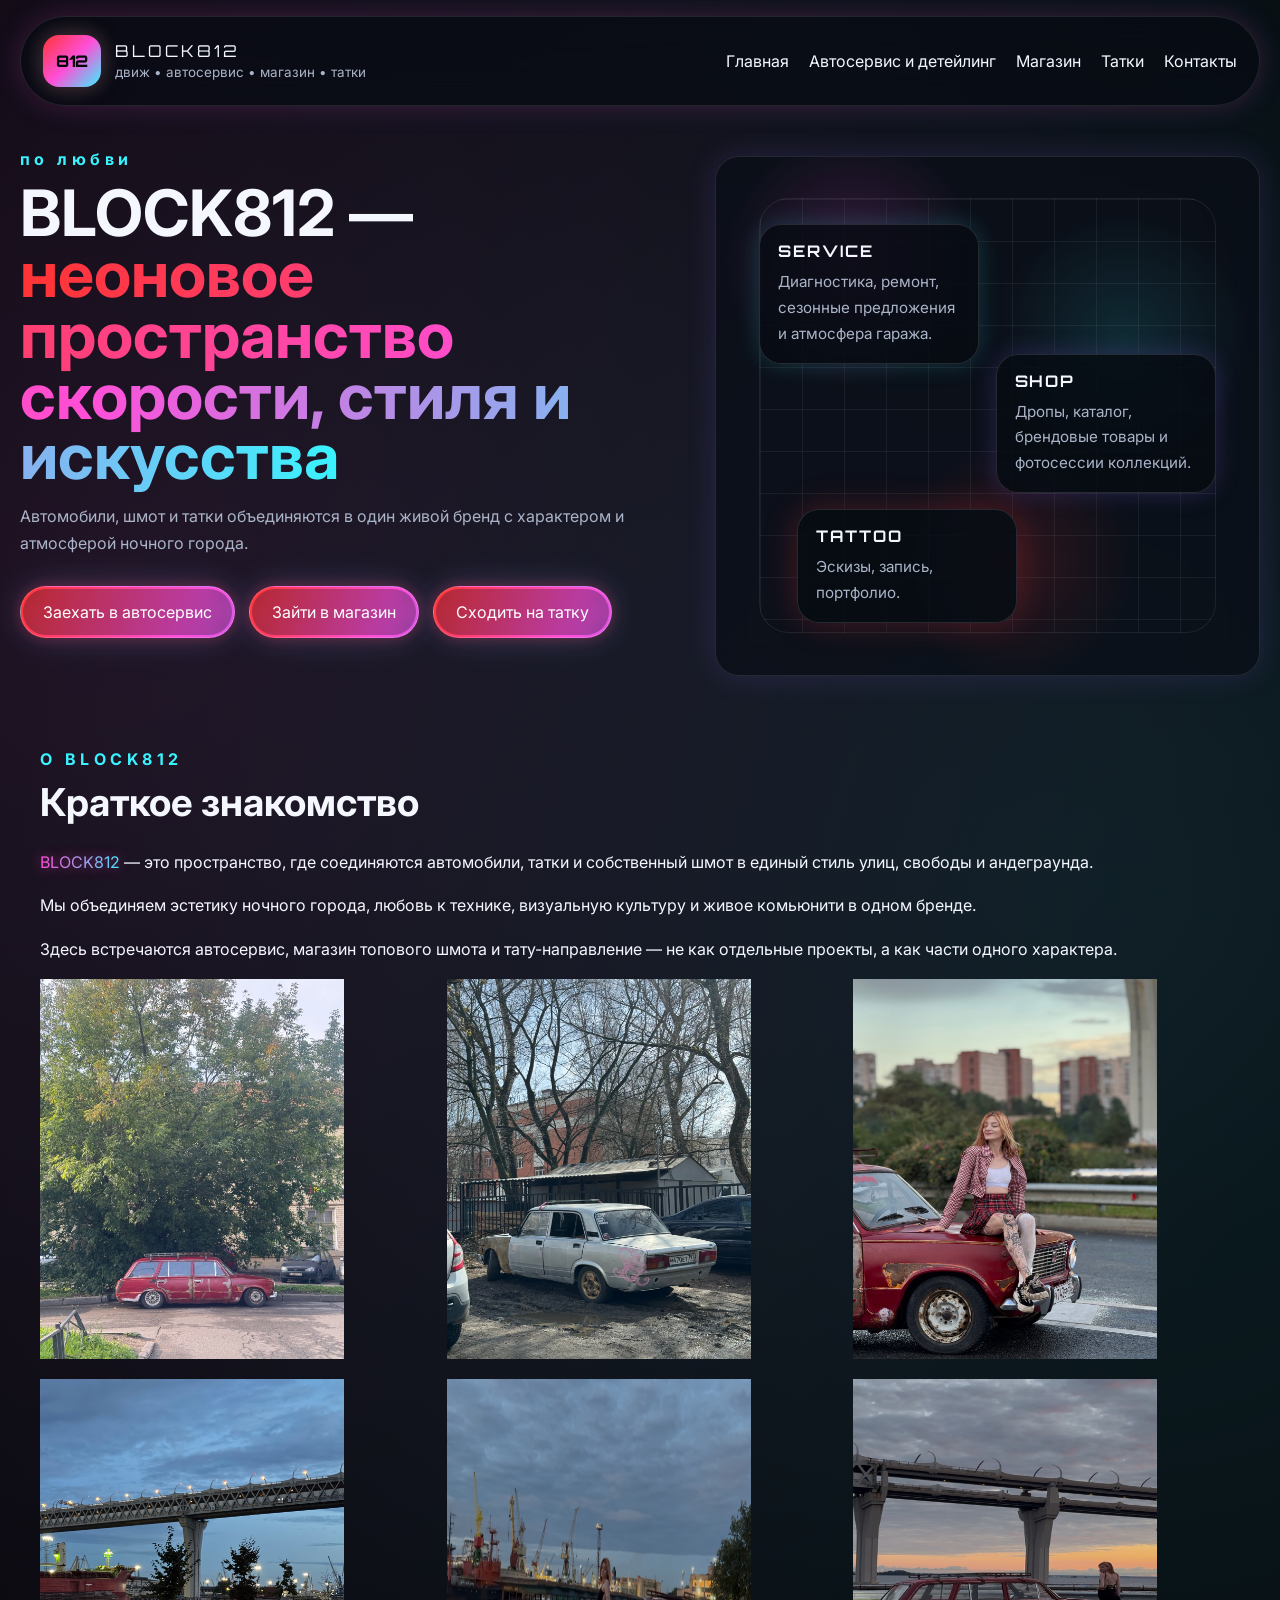
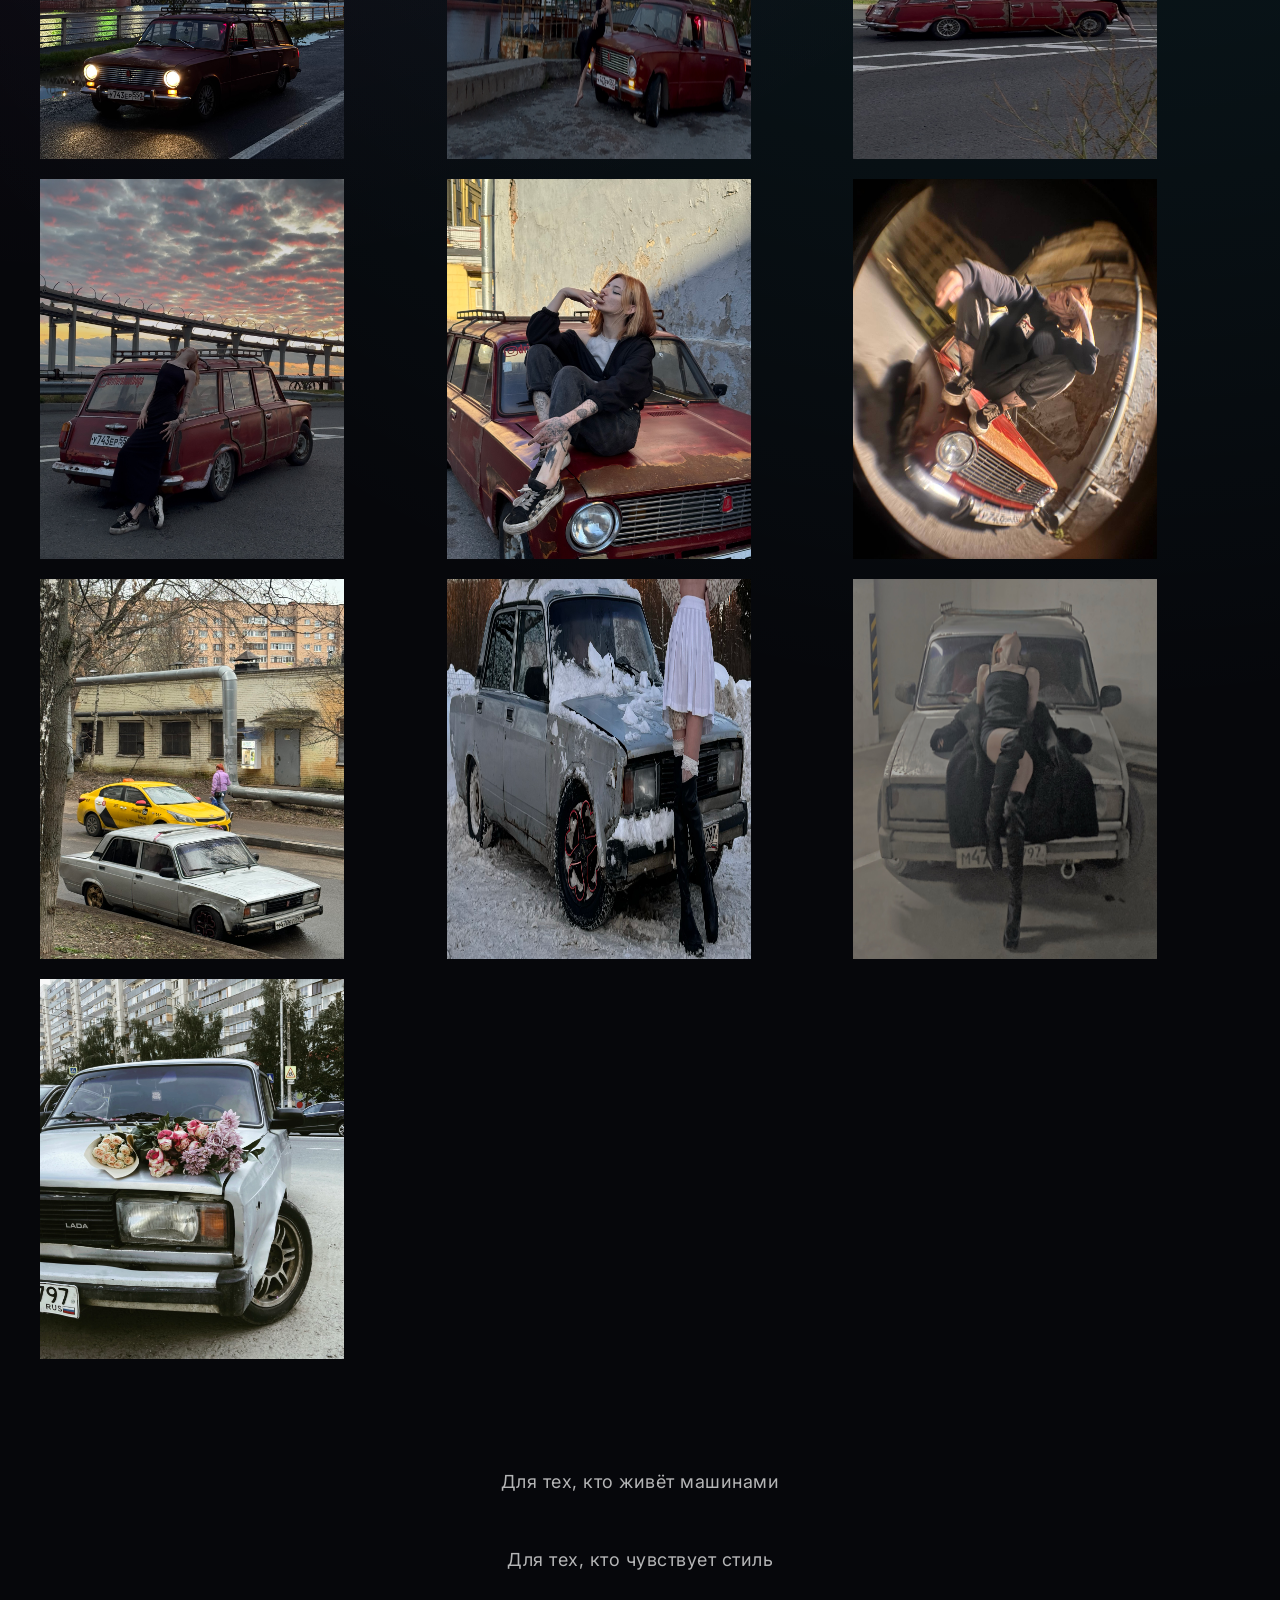
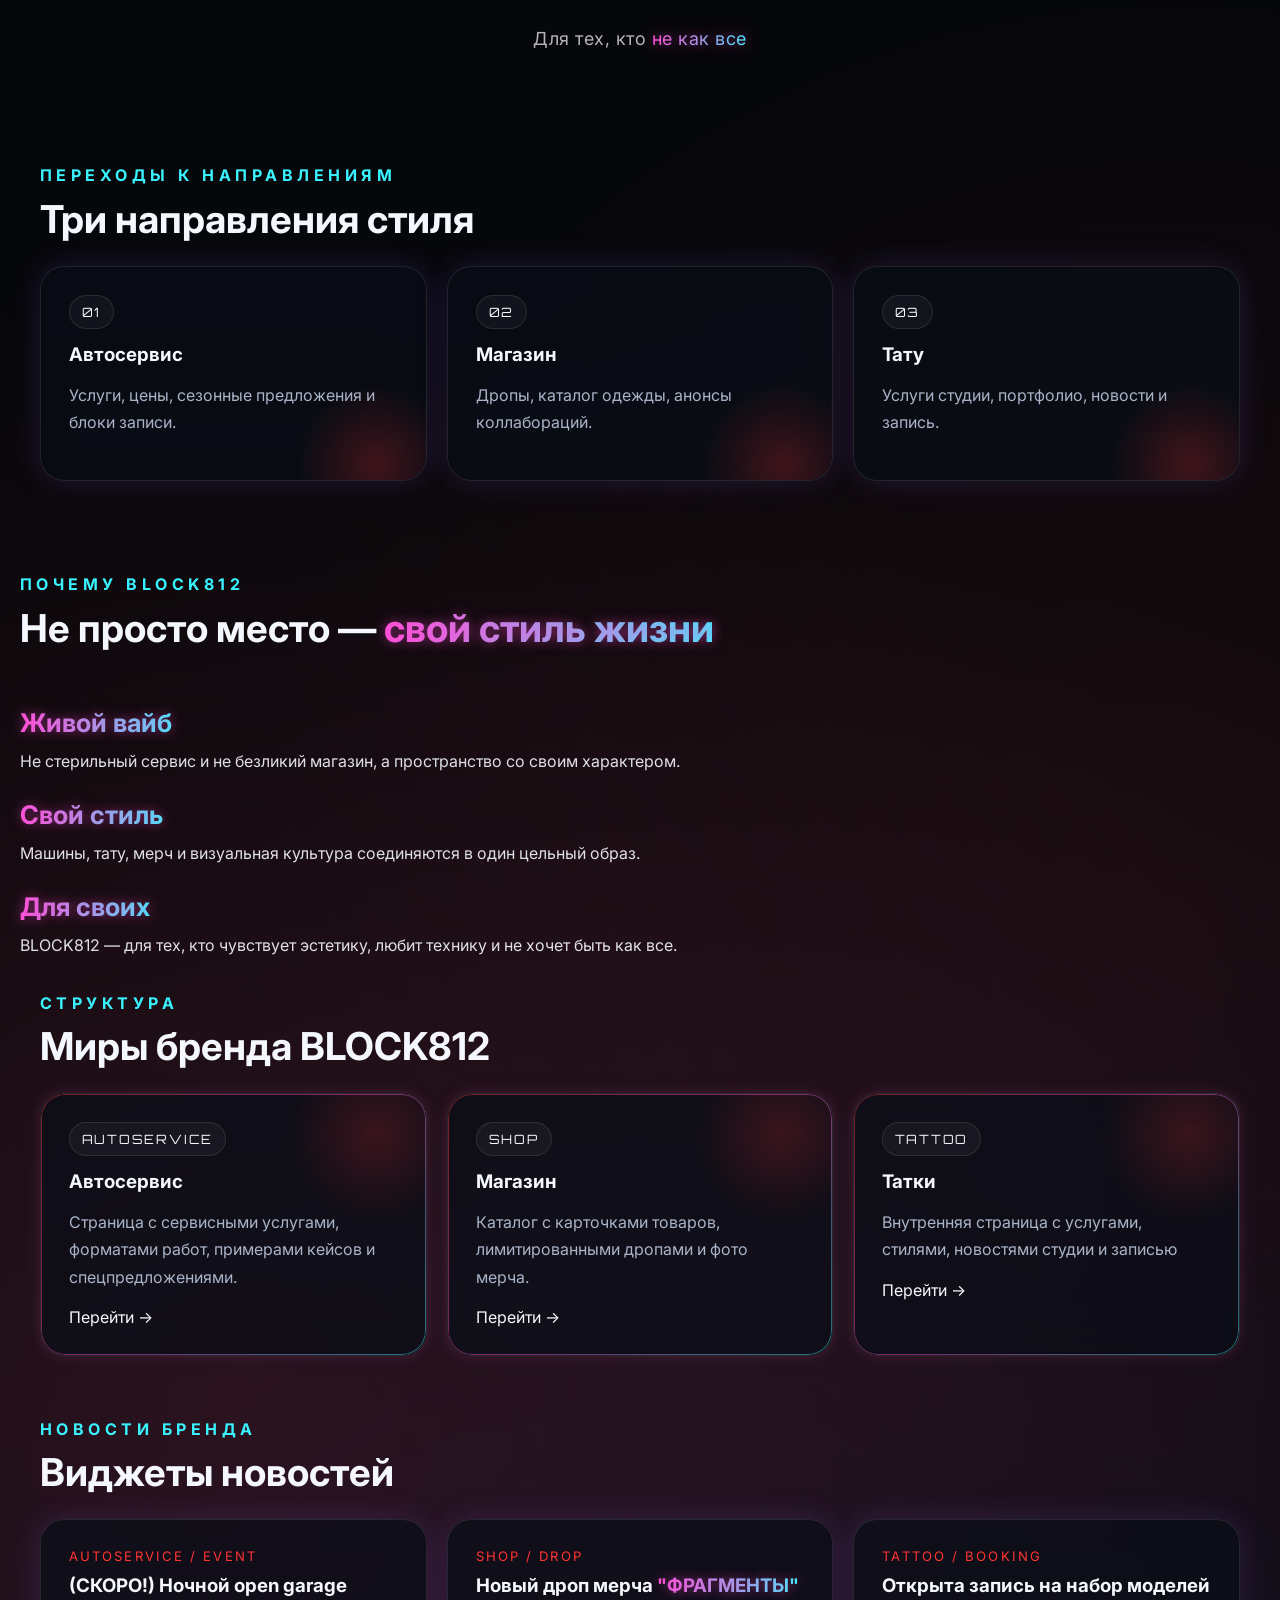
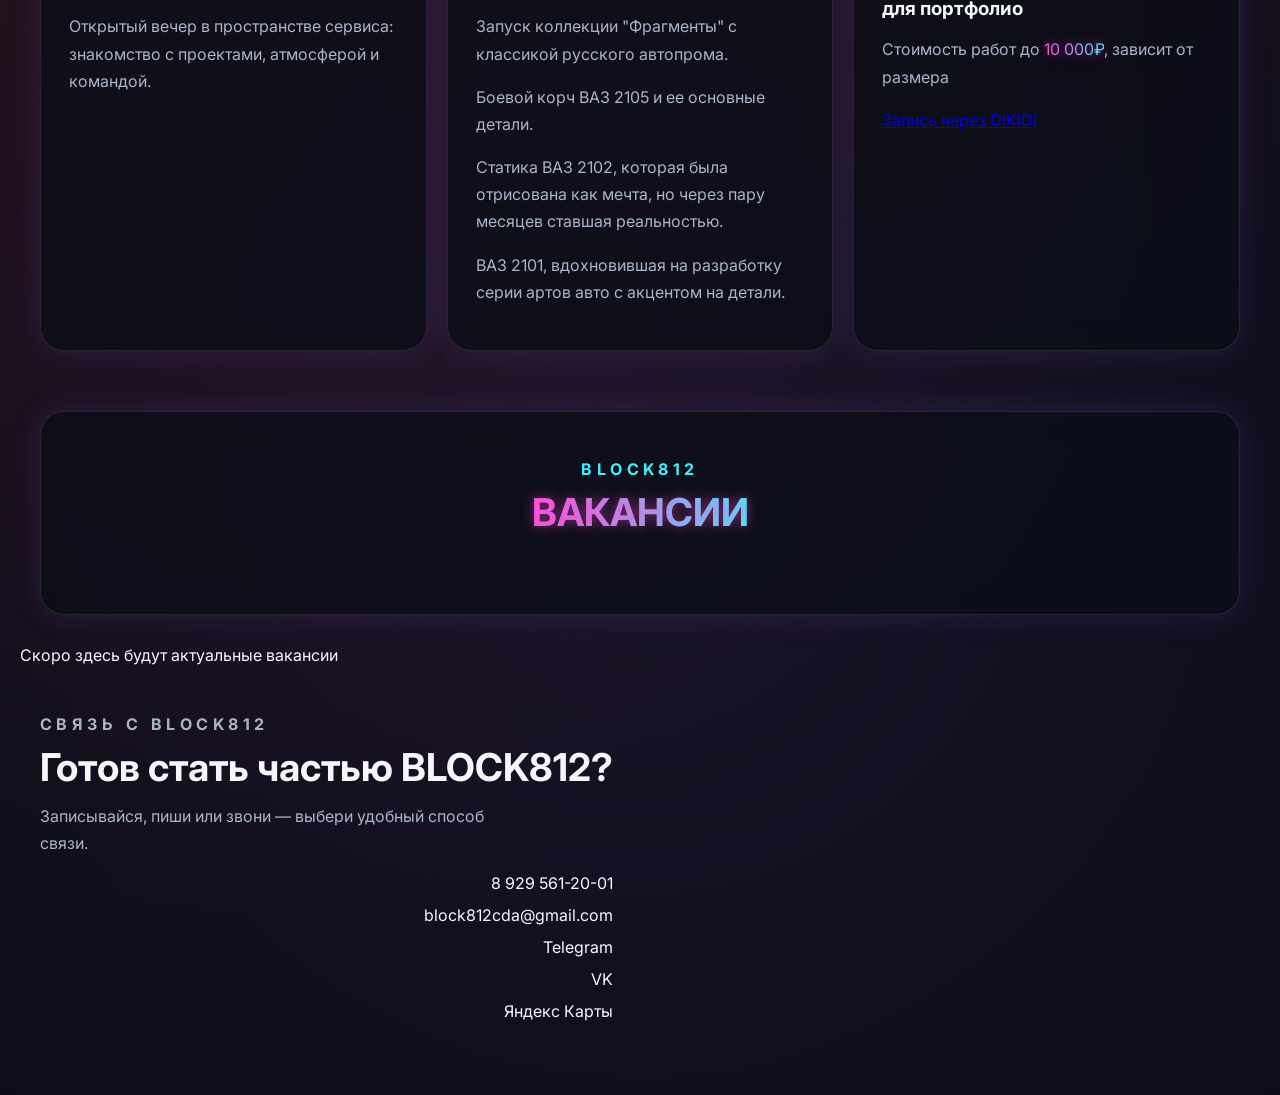
<file: index.html>
<!DOCTYPE html>
<html lang="ru">
<head>
  <link rel="icon" type="image/png" href="favicon.png">
  <meta charset="UTF-8" />
  <meta name="viewport" content="width=device-width, initial-scale=1.0" />
  <title>BLOCK812</title>
  <meta name="description" content="Неоновый сайт BLOCK812 с кликабельными разделами, восстановленными новостями и обновлёнными страницами." />
  <link rel="preconnect" href="https://fonts.googleapis.com">
  <link rel="preconnect" href="https://fonts.gstatic.com" crossorigin>
  <link href="https://fonts.googleapis.com/css2?family=Inter:wght@400;500;600;700;800&family=Orbitron:wght@500;700;800&display=swap" rel="stylesheet">
  <link rel="stylesheet" href="styles.css" />
</head>
<body>
  <header class="header">
    <a class="brand" href="index.html">
      <span class="brand-mark">812</span>
      <span>
        <span class="brand-title">BLOCK812</span><br>
        <span class="brand-subtitle">движ • автосервис • магазин • татки</span>
      </span>
    </a>
    <nav class="nav">
      <a href="index.html">Главная</a>
      <a href="service.html">Автосервис и детейлинг</a>
      <a href="shop.html">Магазин</a>
      <a href="tattoo.html">Татки</a>
      <a href="#contacts">Контакты</a>
    </nav>
    <button class="menu-btn" aria-label="Меню">☰</button>
  </header>

  
<main class="container">
  <section class="hero section">
    <div>
      <p class="eyebrow">по любви</p>
      <h1>BLOCK812 — <span>неоновое пространство скорости, стиля и искусства</span></h1>
      <p class="lead">
      Автомобили, шмот и татки объединяются в один живой бренд с характером и атмосферой ночного города.
      </p>
      <div class="hero-actions">
        <a class="btn btn-primary" href="service.html">Заехать в автосервис</a>
        <a class="btn btn-secondary" href="shop.html">Зайти в магазин</a>
        <a class="btn btn-secondary" href="tattoo.html">Сходить на татку</a>
      </div>
    </div>

    <div class="hero-panel">
      <div class="orbit"></div>
      <div class="pill p1"><strong>SERVICE</strong><p>Диагностика, ремонт, сезонные предложения и атмосфера гаража.</p></div>
      <div class="pill p2"><strong>SHOP</strong><p>Дропы, каталог, брендовые товары и фотосессии коллекций.</p></div>
      <div class="pill p3"><strong>TATTOO</strong><p>Эскизы, запись, портфолио.</p></div>
    </div>
  </section>

 <section class="section">
  <p class="eyebrow">О BLOCK812</p>
  <h2>Краткое знакомство</h2>

  <div class="about-block812" style="margin-top:28px;">
    <div class="about-block812-text">
      <p>
        <span class="neon-text">BLOCK812</span> — это пространство, где соединяются
        автомобили, татки и собственный шмот в единый стиль улиц, свободы и андеграунда.
      </p>
      <p>
        Мы объединяем эстетику ночного города, любовь к технике,
        визуальную культуру и живое комьюнити в одном бренде.
      </p>
      <p>
        Здесь встречаются автосервис, магазин топового шмота и тату-направление —
        не как отдельные проекты, а как части одного характера.
    
    </div>

        <div class="about-block812-scroll">
  <div class="about-block812-track">

    <div class="about-photo-card"><img src="about1.jpg"></div>
    <div class="about-photo-card"><img src="about2.jpg"></div>
    <div class="about-photo-card"><img src="about3.jpg"></div>

    <div class="about-photo-card"><img src="photo1.jpg"></div>
    <div class="about-photo-card"><img src="photo2.jpg"></div>
    <div class="about-photo-card"><img src="photo3.jpg"></div>
    <div class="about-photo-card"><img src="photo4.jpg"></div>
    <div class="about-photo-card"><img src="photo5.jpg"></div>
    <div class="about-photo-card"><img src="photo6.jpg"></div>
    <div class="about-photo-card"><img src="photo7.jpg"></div>
    <div class="about-photo-card"><img src="photo8.jpg"></div>
    <div class="about-photo-card"><img src="photo9.jpg"></div>
    <div class="about-photo-card"><img src="photo10.jpg"></div>

  </div>
</div>
</div>
</section>
<section class="for-whom">
  <p>Для тех, кто живёт машинами</p>
  <p>Для тех, кто чувствует стиль</p>
  <p>Для тех, кто <span class="neon-text">не как все</span></p>
</section>
  <section class="section">
    <p class="eyebrow">ПЕРЕХОДЫ К НАПРАВЛЕНИЯМ</p>
    <h2>Три направления стиля</h2>
    <div class="link-grid" style="margin-top:28px">
      <a class="link-card" href="service.html">
        <div class="badge">01</div>
        <h3 style="margin-top:14px">Автосервис</h3>
        <p>Услуги, цены, сезонные предложения и блоки записи.</p>
      </a>
      <a class="link-card" href="shop.html">
        <div class="badge">02</div>
        <h3 style="margin-top:14px">Магазин</h3>
        <p>Дропы, каталог одежды, анонсы коллабораций.</p>
      </a>
      <a class="link-card" href="tattoo.html">
        <div class="badge">03</div>
        <h3 style="margin-top:14px">Тату</h3>
        <p>Услуги студии, портфолио, новости и запись.</p>
      </a>
    </div>
  </section>
<section class="why-block812">
  <p class="eyebrow">ПОЧЕМУ BLOCK812</p>
  <h2>Не просто место — <span class="neon-text">свой стиль жизни</span></p>
</section></h2>

  <div class="why-grid">
    <div class="why-card">
      <h3><span class="neon-text">Живой вайб</span></p>
</section></h3>
      <p>Не стерильный сервис и не безликий магазин, а пространство со своим характером.</p>
    </div>

    <div class="why-card">
      <h3><span class="neon-text">Свой стиль</span></p>
</section></h3>
      <p>Машины, тату, мерч и визуальная культура соединяются в один цельный образ.</p>
    </div>

    <div class="why-card">
      <h3><span class="neon-text">Для своих</span></p>
</section></h3>
      <p>BLOCK812 — для тех, кто чувствует эстетику, любит технику и не хочет быть как все.</p>
    </div>
  </div>
</section>
  <section class="section">
    <p class="eyebrow">СТРУКТУРА</p>
    <h2>Миры бренда BLOCK812</h2>
    <div class="grid-3" style="margin-top:28px">
      <a class="feature-link" href="service.html">
        <article class="feature">
          <span class="badge">AUTOSERVICE</span>
          <h3 style="margin-top:14px">Автосервис</h3>
          <p>Страница с сервисными услугами, форматами работ, примерами кейсов и спецпредложениями.</p>
          <span class="text-link">Перейти →</span>
        </article>
      </a>
      <a class="feature-link" href="shop.html">
        <article class="feature">
          <span class="badge">SHOP</span>
          <h3 style="margin-top:14px">Магазин</h3>
          <p>Каталог с карточками товаров, лимитированными дропами и фото мерча.</p>
          <span class="text-link">Перейти →</span>
        </article>
      </a>
      <a class="feature-link" href="tattoo.html">
        <article class="feature">
          <span class="badge">TATTOO</span>
          <h3 style="margin-top:14px">Татки</h3>
          <p>Внутренняя страница с услугами, стилями, новостями студии и записью</p>
          <span class="text-link">Перейти →</span>
        </article>
      </a>
    </div>
  </section>

 <section class="section" id="news">
  <p class="eyebrow">НОВОСТИ БРЕНДА</p>
  <h2>Виджеты новостей</h2>

  <div class="news-grid" style="margin-top:28px">
    <article class="news-card">
      <span class="news-meta">AUTOSERVICE / EVENT</span>
      <h3>(СКОРО!) Ночной open garage</h3>
      <p>Открытый вечер в пространстве сервиса: знакомство с проектами, атмосферой и командой.</p>
    </article>

    <article class="news-card">
      <span class="news-meta">SHOP / DROP</span>
      <h3>Новый дроп мерча <span class="neon-text">"ФРАГМЕНТЫ"</span></h3>
      <p>Запуск коллекции "Фрагменты" с классикой русского автопрома.</p>
      <p>Боевой корч ВАЗ 2105 и ее основные детали.</p>
      <p>Статика ВАЗ 2102, которая была отрисована как мечта, но через пару месяцев ставшая реальностью.</p>
      <p>ВАЗ 2101, вдохновившая на разработку серии артов авто с акцентом на детали.</p>
    </article>

    <article class="news-card">
      <span class="news-meta">TATTOO / BOOKING</span>
      <h3>Открыта запись на набор моделей для портфолио</h3>
      <p>Стоимость работ до <span class="neon-text">10 000₽</span>, зависит от размера</p>
      <p><a href="https://dikidi.net/2017596" rel="noopener noreferrer">Запись через DiKiDi</a></p>
    </article>
  </div>
</section>

  <section class="section">
    <div class="cta">
      <p class="eyebrow">BLOCK812</p>
      <h2><span class="neon-text">ВАКАНСИИ</span></p>
</section></h2>     Скоро здесь будут актуальные вакансии
      <p class="lead" style="margin-inline:auto">
      </p>
    </div>
  </section>
</main>


  
<footer class="footer" id="contacts">
 <section class="section cta-final">
  <p class="eyebrow">СВЯЗЬ С BLOCK812</p>
  <h2>Готов стать частью BLOCK812?</h2>
  <p class="lead">
    Записывайся, пиши или звони — выбери удобный способ связи.
  </p>
  <div class="footer-links">
    <a href="tel:+79295612001">8 929 561-20-01</a>
    <a href="mailto:block812cda@gmail.com">block812cda@gmail.com</a>
    <a href="https://t.me/tasyatttooo" target="_blank" rel="noopener noreferrer">Telegram</a>
    <a href="https://vk.ru/club237263685" target="_blank" rel="noopener noreferrer">VK</a>
    <a href="https://yandex.ru/maps/org/tasya_ttt_ooo/72614967061?si=ht46ne8tf0uf006nqydhjxcbdg" target="_blank" rel="noopener noreferrer">Яндекс Карты</a>
  </div>
</footer>

  <script src="script.js"></script>
</body>
</html>
</file>
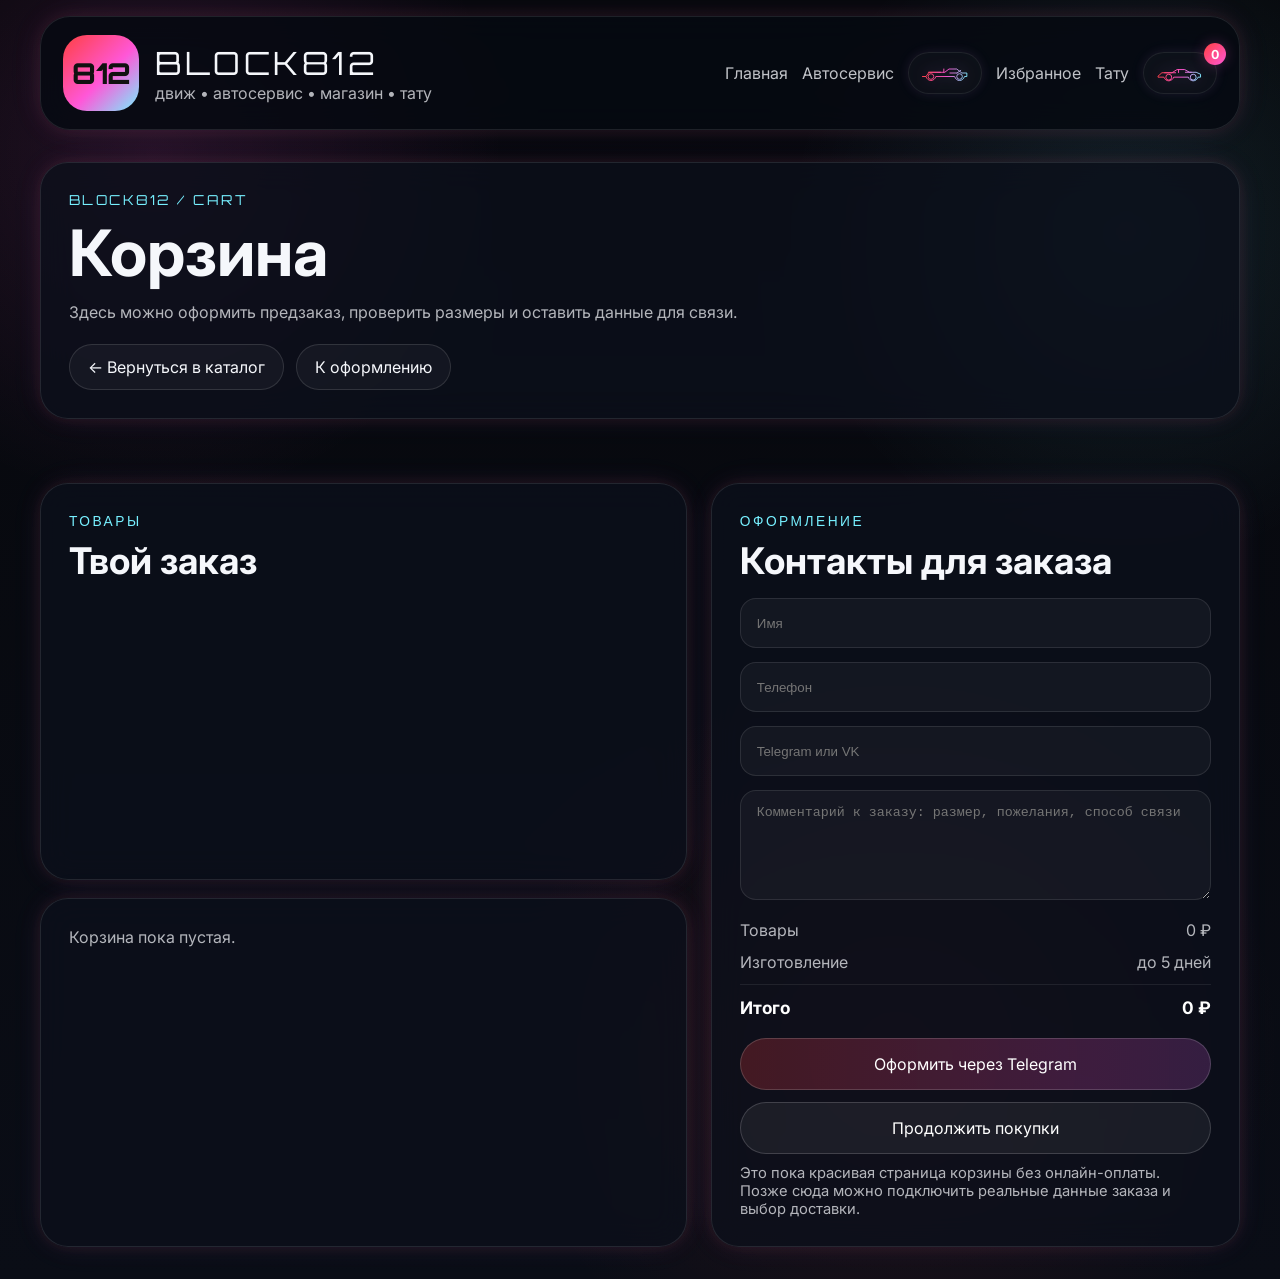
<file: cart.html>
<!DOCTYPE html>
<html lang="ru">
<head>
  <meta charset="UTF-8" />
  <meta name="viewport" content="width=device-width, initial-scale=1.0" />
  <title>BLOCK812 Cart</title>
  <link rel="preconnect" href="https://fonts.googleapis.com">
  <link rel="preconnect" href="https://fonts.gstatic.com" crossorigin>
  <link href="https://fonts.googleapis.com/css2?family=Inter:wght@400;500;600;700;800&family=Orbitron:wght@500;700;800&display=swap" rel="stylesheet">
  <style>
    :root{
      --bg:#07080d;
      --panel:rgba(12,16,28,.78);
      --line:rgba(255,255,255,.10);
      --text:#f5f7fb;
      --muted:rgba(245,247,251,.72);
      --red:#ff4040;
      --pink:#ff57d8;
      --cyan:#77f0ff;
    }

    *{box-sizing:border-box}
    html{scroll-behavior:smooth}

    body{
      margin:0;
      font-family:Inter,system-ui,sans-serif;
      color:var(--text);
      background:
        radial-gradient(circle at 12% 12%, rgba(255,87,216,.12), transparent 22%),
        radial-gradient(circle at 88% 18%, rgba(119,240,255,.10), transparent 22%),
        radial-gradient(circle at 70% 82%, rgba(255,64,64,.10), transparent 28%),
        linear-gradient(180deg,#06070b 0%, #0a0d16 100%);
      min-height:100vh;
    }

    a{text-decoration:none;color:inherit}
    button{font:inherit}

    .container{
      width:min(calc(100% - 40px),1200px);
      margin:0 auto;
    }

    .preloader{
      position:fixed;
      inset:0;
      z-index:9999;
      display:flex;
      align-items:center;
      justify-content:center;
      flex-direction:column;
      gap:18px;
      background:
        radial-gradient(circle at center, rgba(255,87,216,.10), transparent 28%),
        rgba(5,7,12,.96);
      transition:opacity .45s ease, visibility .45s ease;
    }

    .preloader.hide{
      opacity:0;
      visibility:hidden;
    }

    .preloader-logo{
      font-family:Orbitron,sans-serif;
      letter-spacing:.18em;
      font-size:clamp(2rem,7vw,4rem);
      color:#fff;
      text-shadow:
        0 0 10px rgba(255,64,64,.35),
        0 0 18px rgba(255,87,216,.28),
        0 0 26px rgba(119,240,255,.18);
    }

    .preloader-bar{
      width:min(280px, 70vw);
      height:6px;
      border-radius:999px;
      overflow:hidden;
      background:rgba(255,255,255,.08);
      border:1px solid rgba(255,255,255,.08);
    }

    .preloader-bar span{
      display:block;
      width:42%;
      height:100%;
      background:linear-gradient(90deg,var(--red),var(--pink),var(--cyan));
      box-shadow:0 0 12px rgba(255,87,216,.25),0 0 20px rgba(119,240,255,.20);
      animation:loaderMove 1.4s ease-in-out infinite;
    }

    @keyframes loaderMove{
      0%{transform:translateX(-110%)}
      50%{transform:translateX(115%)}
      100%{transform:translateX(-110%)}
    }

    .header{
      position:sticky;
      top:16px;
      z-index:40;
      width:min(calc(100% - 40px),1200px);
      margin:16px auto 0;
      display:flex;
      align-items:center;
      justify-content:space-between;
      gap:16px;
      padding:18px 22px;
      background:rgba(6,10,18,.86);
      backdrop-filter:blur(16px);
      border:1px solid var(--line);
      border-radius:30px;
      box-shadow:
        0 0 18px rgba(255,64,64,.08),
        0 0 30px rgba(255,87,216,.08),
        0 0 42px rgba(119,240,255,.05);
    }

    .brand{
      display:flex;
      align-items:center;
      gap:16px;
    }

    .brand-mark{
      width:76px;
      height:76px;
      border-radius:24px;
      display:grid;
      place-items:center;
      background:linear-gradient(135deg,var(--red),var(--pink) 55%,var(--cyan));
      color:#111;
      font-family:Orbitron,sans-serif;
      font-weight:800;
      font-size:1.8rem;
    }

    .brand-title{
      font-family:Orbitron,sans-serif;
      font-size:2rem;
      letter-spacing:.10em;
    }

    .brand-subtitle{
      color:var(--muted);
    }

    .nav{
      display:flex;
      gap:14px;
      align-items:center;
      color:rgba(245,247,251,.78);
    }

    .nav a:not(.icon-link):hover{
      color:#fff;
    }

    .icon-link{
      position:relative;
      display:inline-flex;
      align-items:center;
      justify-content:center;
      width:74px;
      height:42px;
      border-radius:999px;
      border:1px solid rgba(255,255,255,.08);
      background:rgba(255,255,255,.03);
      box-shadow:0 0 12px rgba(255,87,216,.08),0 0 18px rgba(119,240,255,.05);
      transition:.25s ease;
    }

    .icon-link:hover{
      transform:translateY(-2px);
      box-shadow:0 0 16px rgba(255,87,216,.14),0 0 24px rgba(119,240,255,.10);
    }

    .icon-car{
      width:54px;
      height:22px;
      display:block;
      filter:drop-shadow(0 0 8px rgba(255,87,216,.22)) drop-shadow(0 0 12px rgba(119,240,255,.12));
    }

    .cart-count{
      min-width:22px;
      height:22px;
      padding:0 6px;
      border-radius:999px;
      display:inline-flex;
      align-items:center;
      justify-content:center;
      position:absolute;
      top:-10px;
      right:-10px;
      font-size:.78rem;
      font-weight:700;
      background:linear-gradient(135deg,var(--red),var(--pink));
      color:#fff;
      box-shadow:0 0 14px rgba(255,87,216,.25);
      transition:transform .25s ease, box-shadow .25s ease;
    }

    .cart-count.bump{
      transform:scale(1.25);
      box-shadow:
        0 0 18px rgba(255,64,64,.32),
        0 0 28px rgba(255,87,216,.28),
        0 0 36px rgba(119,240,255,.18);
    }

    .section{
      padding:32px 0;
    }

    .card{
      border:1px solid var(--line);
      background:var(--panel);
      border-radius:28px;
      backdrop-filter:blur(16px);
      padding:28px;
      box-shadow:
        0 0 14px rgba(255,64,64,.08),
        0 0 26px rgba(255,87,216,.07),
        0 0 36px rgba(119,240,255,.05);
    }

    .eyebrow{
      margin:0 0 12px;
      color:var(--cyan);
      font-family:Orbitron,sans-serif;
      letter-spacing:.18em;
      font-size:.86rem;
    }

    h1,h2,h3,p{margin:0}

    h1{
      font-size:clamp(2.2rem,7vw,4rem);
      line-height:1.02;
    }

    h2{
      font-size:clamp(1.6rem,5vw,2.3rem);
      line-height:1.06;
    }

    h3{
      font-size:1.2rem;
    }

    .lead{
      margin-top:14px;
      color:var(--muted);
      line-height:1.7;
    }

    .subnav{
      display:flex;
      gap:12px;
      flex-wrap:wrap;
      margin-top:18px;
    }

    .subnav a{
      display:inline-flex;
      align-items:center;
      justify-content:center;
      min-height:46px;
      padding:0 18px;
      border-radius:999px;
      border:1px solid rgba(255,255,255,.12);
      background:rgba(255,255,255,.04);
    }

    .grid{
      display:grid;
      grid-template-columns:1.1fr .9fr;
      gap:24px;
    }

    .cart-list{
      display:grid;
      gap:18px;
    }

    .cart-item{
      display:grid;
      grid-template-columns:110px 1fr;
      gap:16px;
      padding:18px;
      border-radius:24px;
      border:1px solid rgba(255,255,255,.08);
      background:rgba(255,255,255,.03);
      position:relative;
      overflow:hidden;
    }

    .cart-thumb{
      width:110px;
      height:140px;
      border-radius:18px;
      object-fit:cover;
      background:#111;
    }

    .cart-meta{
      display:grid;
      gap:10px;
    }

    .meta-row{
      display:flex;
      gap:8px;
      flex-wrap:wrap;
    }

    .badge{
      display:inline-flex;
      padding:7px 12px;
      border-radius:999px;
      border:1px solid rgba(255,255,255,.10);
      background:rgba(255,255,255,.04);
      font-family:Orbitron,sans-serif;
      font-size:.7rem;
      letter-spacing:.08em;
    }

    .price{
      font-family:Orbitron,sans-serif;
      font-size:1.2rem;
    }

    .small{
      color:var(--muted);
      font-size:.95rem;
    }

    .qty{
      display:flex;
      align-items:center;
      gap:10px;
      flex-wrap:wrap;
    }

    .qty-btn{
      width:36px;
      height:36px;
      border-radius:999px;
      border:1px solid rgba(255,255,255,.12);
      background:rgba(255,255,255,.04);
      color:#fff;
      font-size:1.2rem;
      cursor:pointer;
    }

    .summary{
      display:grid;
      gap:18px;
    }

    .summary-line{
      display:flex;
      justify-content:space-between;
      gap:16px;
      color:var(--muted);
    }

    .summary-line.total{
      color:#fff;
      font-size:1.08rem;
      font-weight:700;
      padding-top:12px;
      border-top:1px solid rgba(255,255,255,.08);
    }

    .form-grid{
      display:grid;
      gap:14px;
    }

    .input{
      width:100%;
      min-height:50px;
      border-radius:16px;
      border:1px solid rgba(255,255,255,.10);
      background:rgba(255,255,255,.04);
      color:#fff;
      padding:0 16px;
      outline:none;
    }

    textarea.input{
      min-height:110px;
      padding:14px 16px;
      resize:vertical;
    }

    .btn{
      min-height:52px;
      padding:0 22px;
      border-radius:999px;
      display:inline-flex;
      align-items:center;
      justify-content:center;
      color:#fff;
      border:1px solid rgba(255,255,255,.16);
      background:linear-gradient(90deg, rgba(255,64,64,.22), rgba(255,87,216,.20), rgba(141,107,255,.20), rgba(119,240,255,.20), rgba(255,64,64,.22));
      background-size:300% 300%;
      animation:gradientMove 5s ease infinite;
      cursor:pointer;
    }

    .btn.secondary{
      background:rgba(255,255,255,.06);
      animation:none;
    }

    .btn.full{
      width:100%;
    }

    .note{
      margin-top:10px;
      color:var(--muted);
      font-size:.92rem;
    }

    .empty{
      color:var(--muted);
    }

    @keyframes gradientMove{
      0%{background-position:0% 50%}
      50%{background-position:100% 50%}
      100%{background-position:0% 50%}
    }

    @media (max-width:960px){
      .nav{display:none}
      .grid{grid-template-columns:1fr}
    }
  </style>
</head>
<body>
  <div class="preloader" id="preloader">
    <div class="preloader-logo">BLOCK812</div>
    <div class="preloader-bar"><span></span></div>
  </div>

  <header class="header">
    <a class="brand" href="index.html">
      <span class="brand-mark">812</span>
      <span>
        <span class="brand-title">BLOCK812</span><br>
        <span class="brand-subtitle">движ • автосервис • магазин • тату</span>
      </span>
    </a>

    <nav class="nav">
      <a href="index.html">Главная</a>
      <a href="service.html">Автосервис</a>

      <a class="icon-link" href="shop.html" aria-label="Магазин">
        <svg class="icon-car" viewBox="0 0 230 90" fill="none" xmlns="http://www.w3.org/2000/svg">
          <path d="M18 60H34L47 42H114L132 28H165L187 45H208V60H198C195 70 187 77 177 77C167 77 159 70 156 60H76C73 70 65 77 55 77C45 77 37 70 34 60H18Z" stroke="url(#shopGrad2)" stroke-width="4" stroke-linejoin="round"/>
          <circle cx="55" cy="60" r="12" stroke="url(#shopGrad2)" stroke-width="4"/>
          <circle cx="177" cy="60" r="12" stroke="url(#shopGrad2)" stroke-width="4"/>
          <path d="M44 42H96M110 28V42M136 45H166M166 45L182 34" stroke="url(#shopGrad2)" stroke-width="4" stroke-linecap="round"/>
          <defs>
            <linearGradient id="shopGrad2" x1="18" y1="28" x2="208" y2="78" gradientUnits="userSpaceOnUse">
              <stop stop-color="#FF4040"/>
              <stop offset="0.55" stop-color="#FF57D8"/>
              <stop offset="1" stop-color="#77F0FF"/>
            </linearGradient>
          </defs>
        </svg>
      </a>

      <a href="favorites.html">Избранное</a>
      <a href="tattoo.html">Тату</a>

      <a class="icon-link" href="cart.html" aria-label="Корзина">
        <svg class="icon-car" viewBox="0 0 220 90" fill="none" xmlns="http://www.w3.org/2000/svg">
          <path d="M20 58L36 44H77L98 31H129L149 42H176L194 50V62H184C181 71 173 77 164 77C155 77 147 71 144 62H84C81 71 73 77 64 77C55 77 47 71 44 62H20V58Z" stroke="url(#cartGrad2)" stroke-width="4" stroke-linejoin="round"/>
          <circle cx="64" cy="62" r="12" stroke="url(#cartGrad2)" stroke-width="4"/>
          <circle cx="164" cy="62" r="12" stroke="url(#cartGrad2)" stroke-width="4"/>
          <path d="M47 44H92M104 31V43M132 42H156" stroke="url(#cartGrad2)" stroke-width="4" stroke-linecap="round"/>
          <defs>
            <linearGradient id="cartGrad2" x1="20" y1="30" x2="194" y2="78" gradientUnits="userSpaceOnUse">
              <stop stop-color="#FF4040"/>
              <stop offset="0.55" stop-color="#FF57D8"/>
              <stop offset="1" stop-color="#77F0FF"/>
            </linearGradient>
          </defs>
        </svg>
        <span class="cart-count" id="cart-count">0</span>
      </a>
    </nav>
  </header>

  <main class="container">
    <section class="section">
      <div class="card">
        <p class="eyebrow">BLOCK812 / CART</p>
        <h1>Корзина</h1>
        <p class="lead">Здесь можно оформить предзаказ, проверить размеры и оставить данные для связи.</p>
        <div class="subnav">
          <a href="merch.html">← Вернуться в каталог</a>
          <a href="#checkout">К оформлению</a>
        </div>
      </div>
    </section>

    <section class="section">
      <div class="grid">
        <div class="cart-list" id="cart-list"></div>

        <div class="summary">
          <div class="card" id="checkout">
            <p class="eyebrow">ОФОРМЛЕНИЕ</p>
            <h2>Контакты для заказа</h2>

            <div class="form-grid" style="margin-top:18px;">
              <input class="input" type="text" placeholder="Имя">
              <input class="input" type="tel" placeholder="Телефон">
              <input class="input" type="text" placeholder="Telegram или VK">
              <textarea class="input" placeholder="Комментарий к заказу: размер, пожелания, способ связи"></textarea>
            </div>

            <div style="margin-top:20px; display:grid; gap:12px;">
              <div class="summary-line"><span>Товары</span><span id="subtotal">0 ₽</span></div>
              <div class="summary-line"><span>Изготовление</span><span>до 5 дней</span></div>
              <div class="summary-line total"><span>Итого</span><span id="total">0 ₽</span></div>
            </div>

            <div style="display:grid; gap:12px; margin-top:20px;">
              <a class="btn full" href="https://t.me/tasyatttooo" target="_blank" rel="noopener noreferrer">Оформить через Telegram</a>
              <a class="btn secondary full" href="merch.html">Продолжить покупки</a>
            </div>

            <p class="note">Это пока красивая страница корзины без онлайн-оплаты. Позже сюда можно подключить реальные данные заказа и выбор доставки.</p>
          </div>
        </div>
      </div>
    </section>
  </main>

  <script>
    function hidePreloader(){
      const el = document.getElementById('preloader');
      if(el) el.classList.add('hide');
    }
    window.addEventListener('load', () => setTimeout(hidePreloader, 450));

    function getCart(){
      return JSON.parse(localStorage.getItem('block812_cart') || '[]');
    }

    function saveCart(cart){
      localStorage.setItem('block812_cart', JSON.stringify(cart));
      updateCartCount(true);
    }

    function formatPrice(price){
      return price.toLocaleString('ru-RU') + ' ₽';
    }

    function updateCartCount(animate){
      const cart = getCart();
      const count = cart.reduce((sum, item) => sum + (item.qty || 1), 0);
      const el = document.getElementById('cart-count');
      if(el){
        el.textContent = count;
        if(animate){
          el.classList.add('bump');
          clearTimeout(window.__cartBump);
          window.__cartBump = setTimeout(() => el.classList.remove('bump'), 260);
        }
      }
    }

    function removeFromCart(id){
      const cart = getCart().filter(item => item.id !== id);
      saveCart(cart);
      renderCart();
    }

    function changeQty(id, delta){
      const cart = getCart().map(item => {
        if(item.id === id){
          item.qty = Math.max(1, item.qty + delta);
        }
        return item;
      });
      saveCart(cart);
      renderCart();
    }

    function renderCart(){
      const cart = getCart();
      const cartList = document.getElementById('cart-list');
      const subtotal = document.getElementById('subtotal');
      const total = document.getElementById('total');

      cartList.innerHTML = `
        <div class="card">
          <p class="eyebrow">ТОВАРЫ</p>
          <h2>Твой заказ</h2>
        </div>
      `;

      if(cart.length === 0){
        cartList.innerHTML += `
          <div class="card">
            <p class="empty">Корзина пока пустая.</p>
          </div>
        `;
        subtotal.textContent = '0 ₽';
        total.textContent = '0 ₽';
        return;
      }

      let sum = 0;

      cart.forEach(item => {
        sum += item.price * item.qty;

        cartList.innerHTML += `
          <article class="cart-item">
            <img src="${item.image}" alt="${item.name}" class="cart-thumb">
            <div class="cart-meta">
              <div class="meta-row">
                <span class="badge">Предзаказ</span>
                <span class="badge">до 5 дней</span>
              </div>

              <h3>${item.name}</h3>
              <div class="price">${formatPrice(item.price)}</div>
              <div class="small">Размер: ${item.size}</div>

              <div class="qty">
                <button class="qty-btn" type="button" onclick="changeQty(${item.id}, -1)">−</button>
                <span>${item.qty}</span>
                <button class="qty-btn" type="button" onclick="changeQty(${item.id}, 1)">+</button>
                <button class="qty-btn" type="button" onclick="removeFromCart(${item.id})">×</button>
              </div>
            </div>
          </article>
        `;
      });

      subtotal.textContent = formatPrice(sum);
      total.textContent = formatPrice(sum);
    }

    updateCartCount(false);
    renderCart();
  </script>
</body>
</html>
</file>
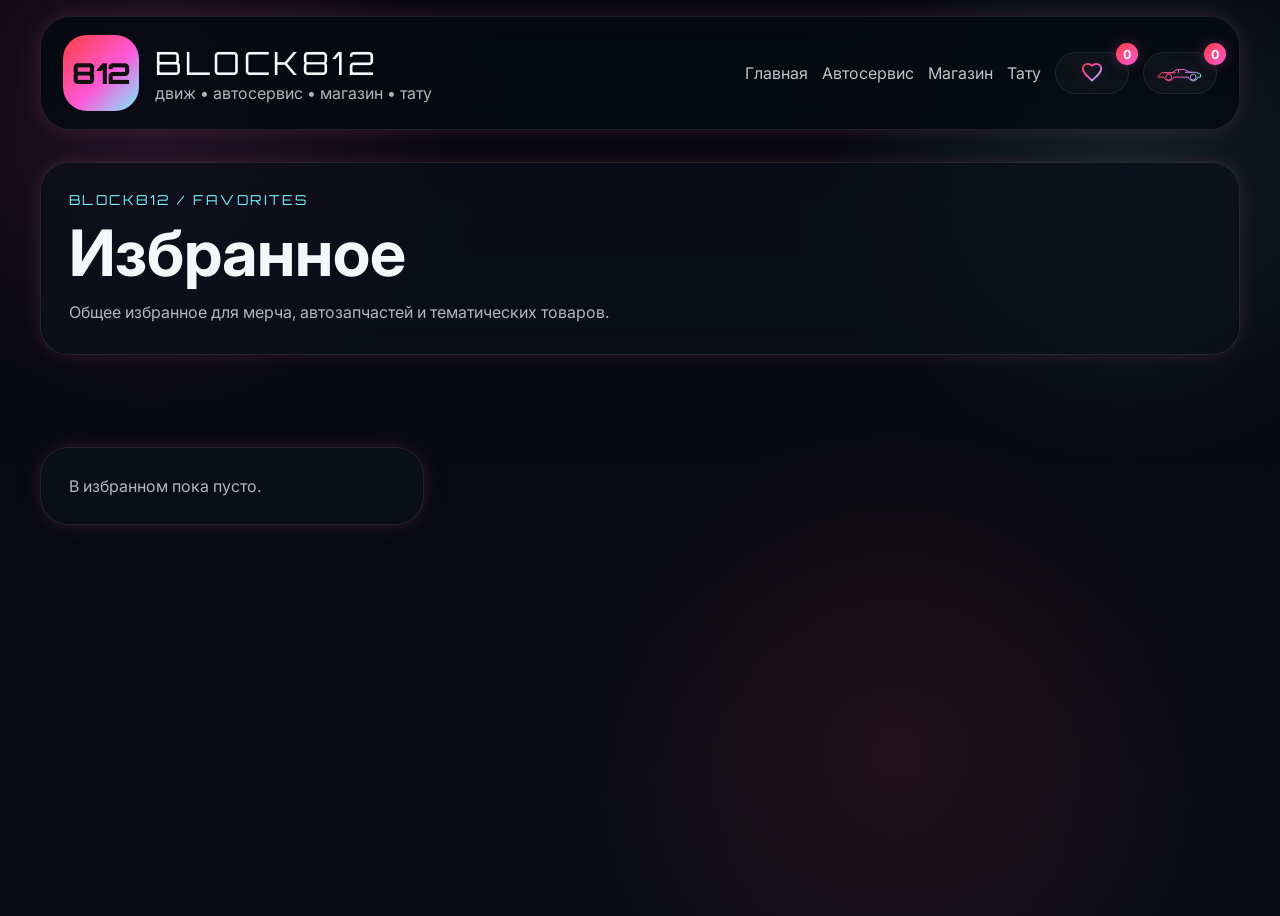
<file: favorites.html>
<!DOCTYPE html><html lang="ru"><head><meta charset="UTF-8"><meta name="viewport" content="width=device-width, initial-scale=1.0"><title>BLOCK812 Favorites</title><link rel="preconnect" href="https://fonts.googleapis.com"><link rel="preconnect" href="https://fonts.gstatic.com" crossorigin><link href="https://fonts.googleapis.com/css2?family=Inter:wght@400;500;600;700;800&family=Orbitron:wght@500;700;800&display=swap" rel="stylesheet"><style>
:root{--bg:#07080d;--panel:rgba(12,16,28,.78);--line:rgba(255,255,255,.10);--text:#f5f7fb;--muted:rgba(245,247,251,.72);--red:#ff4040;--pink:#ff57d8;--cyan:#77f0ff}
*{box-sizing:border-box}html{scroll-behavior:smooth}
body{margin:0;font-family:Inter,system-ui,sans-serif;color:var(--text);background:
radial-gradient(circle at 12% 12%, rgba(255,87,216,.12), transparent 22%),
radial-gradient(circle at 88% 18%, rgba(119,240,255,.10), transparent 22%),
radial-gradient(circle at 70% 82%, rgba(255,64,64,.10), transparent 28%),
linear-gradient(180deg,#06070b 0%, #0a0d16 100%);min-height:100vh}
a{text-decoration:none;color:inherit}button{font:inherit}
.container{width:min(calc(100% - 40px),1200px);margin:0 auto}
.preloader{position:fixed;inset:0;z-index:9999;display:flex;align-items:center;justify-content:center;flex-direction:column;gap:18px;background:radial-gradient(circle at center, rgba(255,87,216,.10), transparent 28%), rgba(5,7,12,.96);transition:opacity .45s ease, visibility .45s ease}
.preloader.hide{opacity:0;visibility:hidden}
.preloader-logo{font-family:Orbitron,sans-serif;letter-spacing:.18em;font-size:clamp(2rem,7vw,4rem);color:#fff;text-shadow:0 0 10px rgba(255,64,64,.35),0 0 18px rgba(255,87,216,.28),0 0 26px rgba(119,240,255,.18)}
.preloader-bar{width:min(280px,70vw);height:6px;border-radius:999px;overflow:hidden;background:rgba(255,255,255,.08);border:1px solid rgba(255,255,255,.08)}
.preloader-bar span{display:block;width:42%;height:100%;background:linear-gradient(90deg,var(--red),var(--pink),var(--cyan));animation:loaderMove 1.4s ease-in-out infinite}
@keyframes loaderMove{0%{transform:translateX(-110%)}50%{transform:translateX(115%)}100%{transform:translateX(-110%)}}
.header{position:sticky;top:16px;z-index:40;width:min(calc(100% - 40px),1200px);margin:16px auto 0;display:flex;align-items:center;justify-content:space-between;gap:16px;padding:18px 22px;background:rgba(6,10,18,.86);backdrop-filter:blur(16px);border:1px solid var(--line);border-radius:30px;box-shadow:0 0 18px rgba(255,64,64,.08),0 0 30px rgba(255,87,216,.08),0 0 42px rgba(119,240,255,.05)}
.brand{display:flex;align-items:center;gap:16px}.brand-mark{width:76px;height:76px;border-radius:24px;display:grid;place-items:center;background:linear-gradient(135deg,var(--red),var(--pink) 55%,var(--cyan));color:#111;font-family:Orbitron,sans-serif;font-weight:800;font-size:1.8rem}
.brand-title{font-family:Orbitron,sans-serif;font-size:2rem;letter-spacing:.10em}.brand-subtitle{color:var(--muted)}
.nav{display:flex;gap:14px;align-items:center;color:rgba(245,247,251,.78)} .nav a:not(.icon-link):hover{color:#fff}
.icon-link{position:relative;display:inline-flex;align-items:center;justify-content:center;width:74px;height:42px;border-radius:999px;border:1px solid rgba(255,255,255,.08);background:rgba(255,255,255,.03);transition:.25s ease}
.icon-link:hover{transform:translateY(-2px)}
.icon-car{width:54px;height:22px;display:block;filter:drop-shadow(0 0 8px rgba(255,87,216,.22)) drop-shadow(0 0 12px rgba(119,240,255,.12))}
.cart-count,.fav-count{min-width:22px;height:22px;padding:0 6px;border-radius:999px;display:inline-flex;align-items:center;justify-content:center;position:absolute;top:-10px;right:-10px;font-size:.78rem;font-weight:700;color:#fff;background:linear-gradient(135deg,var(--red),var(--pink));box-shadow:0 0 14px rgba(255,87,216,.25);transition:transform .25s ease}
.cart-count.bump,.fav-count.bump{transform:scale(1.25)}
.section{padding:32px 0}
.card{border:1px solid var(--line);background:var(--panel);border-radius:28px;backdrop-filter:blur(16px);padding:28px;box-shadow:0 0 14px rgba(255,64,64,.08),0 0 26px rgba(255,87,216,.07),0 0 36px rgba(119,240,255,.05)}
.eyebrow{margin:0 0 12px;color:var(--cyan);font-family:Orbitron,sans-serif;letter-spacing:.18em;font-size:.86rem}
h1,h2,h3,p{margin:0}h1{font-size:clamp(2.2rem,7vw,4rem);line-height:1.02}h2{font-size:clamp(1.8rem,6vw,3rem);line-height:1.06}h3{font-size:1.3rem}
.lead{margin-top:14px;color:var(--muted);line-height:1.7}.subnav{display:flex;gap:12px;flex-wrap:wrap;margin-top:18px}
.subnav a,.btn{display:inline-flex;align-items:center;justify-content:center;min-height:46px;padding:0 18px;border-radius:999px;border:1px solid rgba(255,255,255,.12);background:rgba(255,255,255,.04)}
.btn{min-height:52px;padding:0 22px;color:#fff;border:1px solid rgba(255,255,255,.16);cursor:pointer;background:linear-gradient(90deg, rgba(255,64,64,.22), rgba(255,87,216,.20), rgba(141,107,255,.20), rgba(119,240,255,.20), rgba(255,64,64,.22));background-size:300% 300%;animation:gradientMove 5s ease infinite}
.btn.secondary{background:rgba(255,255,255,.06);animation:none}
@keyframes gradientMove{0%{background-position:0% 50%}50%{background-position:100% 50%}100%{background-position:0% 50%}}
.toast{position:fixed;right:20px;bottom:20px;display:flex;gap:12px;align-items:center;padding:12px 16px;border-radius:16px;background:rgba(10,14,24,.92);border:1px solid rgba(255,255,255,.12);color:#fff;z-index:999;opacity:0;transform:translateY(20px);pointer-events:none;transition:.25s}
.toast.show{opacity:1;transform:translateY(0)}.toast img{width:42px;height:52px;border-radius:8px;object-fit:cover}.toast-info{display:flex;flex-direction:column;font-size:.85rem}
@media (max-width:900px){.nav{display:none}}
.fav-grid{display:grid;grid-template-columns:1fr;gap:24px;margin-top:28px}.fav-card{position:relative;overflow:hidden;border-radius:28px;border:1px solid rgba(255,255,255,.08);background:rgba(255,255,255,.03);backdrop-filter:blur(14px)}.fav-image{width:100%;aspect-ratio:4/5;object-fit:cover;display:block;border-bottom:1px solid rgba(255,255,255,.06)}.fav-body{padding:24px;display:grid;gap:14px}.fav-price{font-family:Orbitron,sans-serif;font-size:1.25rem}.fav-actions{display:grid;gap:12px}.empty{color:var(--muted)}@media (min-width:960px){.fav-grid{grid-template-columns:repeat(3,1fr)}}</style></head><body><div class="preloader" id="preloader"><div class="preloader-logo">BLOCK812</div><div class="preloader-bar"><span></span></div></div>
<header class="header"><a class="brand" href="index.html"><span class="brand-mark">812</span><span><span class="brand-title">BLOCK812</span><br><span class="brand-subtitle">движ • автосервис • магазин • тату</span></span></a><nav class="nav"><a href="index.html">Главная</a><a href="service.html">Автосервис</a><a href="shop.html">Магазин</a><a href="tattoo.html">Тату</a><a class="icon-link" href="favorites.html" aria-label="Избранное"><svg class="icon-car" viewBox="0 0 24 24" fill="none" xmlns="http://www.w3.org/2000/svg"><path d="M12 20.2L10.55 18.88C5.4 14.22 2 11.14 2 7.35C2 4.27 4.42 2 7.5 2C9.24 2 10.91 2.81 12 4.09C13.09 2.81 14.76 2 16.5 2C19.58 2 22 4.27 22 7.35C22 11.14 18.6 14.22 13.45 18.88L12 20.2Z" stroke="url(#heartGrad)" stroke-width="2" stroke-linejoin="round"/><defs><linearGradient id="heartGrad" x1="2" y1="2" x2="22" y2="20" gradientUnits="userSpaceOnUse"><stop stop-color="#FF4040"/><stop offset="0.55" stop-color="#FF57D8"/><stop offset="1" stop-color="#77F0FF"/></linearGradient></defs></svg><span class="fav-count" id="fav-count">0</span></a><a class="icon-link" href="cart.html" aria-label="Корзина"><svg class="icon-car" viewBox="0 0 220 90" fill="none" xmlns="http://www.w3.org/2000/svg"><path d="M20 58L36 44H77L98 31H129L149 42H176L194 50V62H184C181 71 173 77 164 77C155 77 147 71 144 62H84C81 71 73 77 64 77C55 77 47 71 44 62H20V58Z" stroke="url(#cartGrad)" stroke-width="4" stroke-linejoin="round"/><circle cx="64" cy="62" r="12" stroke="url(#cartGrad)" stroke-width="4"/><circle cx="164" cy="62" r="12" stroke="url(#cartGrad)" stroke-width="4"/><path d="M47 44H92M104 31V43M132 42H156" stroke="url(#cartGrad)" stroke-width="4" stroke-linecap="round"/><defs><linearGradient id="cartGrad" x1="20" y1="30" x2="194" y2="78" gradientUnits="userSpaceOnUse"><stop stop-color="#FF4040"/><stop offset="0.55" stop-color="#FF57D8"/><stop offset="1" stop-color="#77F0FF"/></linearGradient></defs></svg><span class="cart-count" id="cart-count">0</span></a></nav></header>
<main class="container"><section class="section"><div class="card"><p class="eyebrow">BLOCK812 / FAVORITES</p><h1>Избранное</h1><p class="lead">Общее избранное для мерча, автозапчастей и тематических товаров.</p></div></section><section class="section"><div class="fav-grid" id="fav-grid"></div></section></main><script>
function hidePreloader(){const el=document.getElementById('preloader');if(el)el.classList.add('hide')}window.addEventListener('load',()=>setTimeout(hidePreloader,450));
function getCart(){return JSON.parse(localStorage.getItem('block812_cart')||'[]')}function saveCart(cart){localStorage.setItem('block812_cart',JSON.stringify(cart));updateCounts(true,false)}
function getFav(){return JSON.parse(localStorage.getItem('block812_fav')||'[]')}function saveFav(fav){localStorage.setItem('block812_fav',JSON.stringify(fav));updateCounts(false,true)}
function updateCounts(ac,af){const cart=getCart(),fav=getFav(),ce=document.getElementById('cart-count'),fe=document.getElementById('fav-count');if(ce){ce.textContent=cart.reduce((s,i)=>s+(i.qty||1),0);if(ac){ce.classList.add('bump');setTimeout(()=>ce.classList.remove('bump'),260)}}if(fe){fe.textContent=fav.length;if(af){fe.classList.add('bump');setTimeout(()=>fe.classList.remove('bump'),260)}}}
function showToast(image,name,text){const t=document.getElementById('toast');if(!t)return;document.getElementById('toast-img').src=image||'';document.getElementById('toast-name').textContent=name||'';document.getElementById('toast-size').textContent=text||'';t.classList.add('show');clearTimeout(window.__tt);window.__tt=setTimeout(()=>t.classList.remove('show'),2000)}
updateCounts(false,false);
function fmt(p){return p.toLocaleString('ru-RU')+' ₽'}function removeFav(name){const fav=getFav().filter(i=>i.name!==name);saveFav(fav);renderFav()}function renderFav(){const fav=getFav(),grid=document.getElementById('fav-grid');if(!fav.length){grid.innerHTML='<div class="card"><p class="empty">В избранном пока пусто.</p></div>';return}grid.innerHTML='';fav.forEach(item=>{grid.innerHTML+=`<article class="fav-card"><img src="${item.image}" class="fav-image"><div class="fav-body"><h3>${item.name}</h3><div class="fav-price">${fmt(item.price)}</div><div class="fav-actions"><a class="btn" href="merch.html">Открыть в каталоге</a><button class="btn secondary" type="button" onclick="removeFav('${item.name}')">Убрать из избранного</button></div></div></article>`})}renderFav();</script></body></html>
</file>
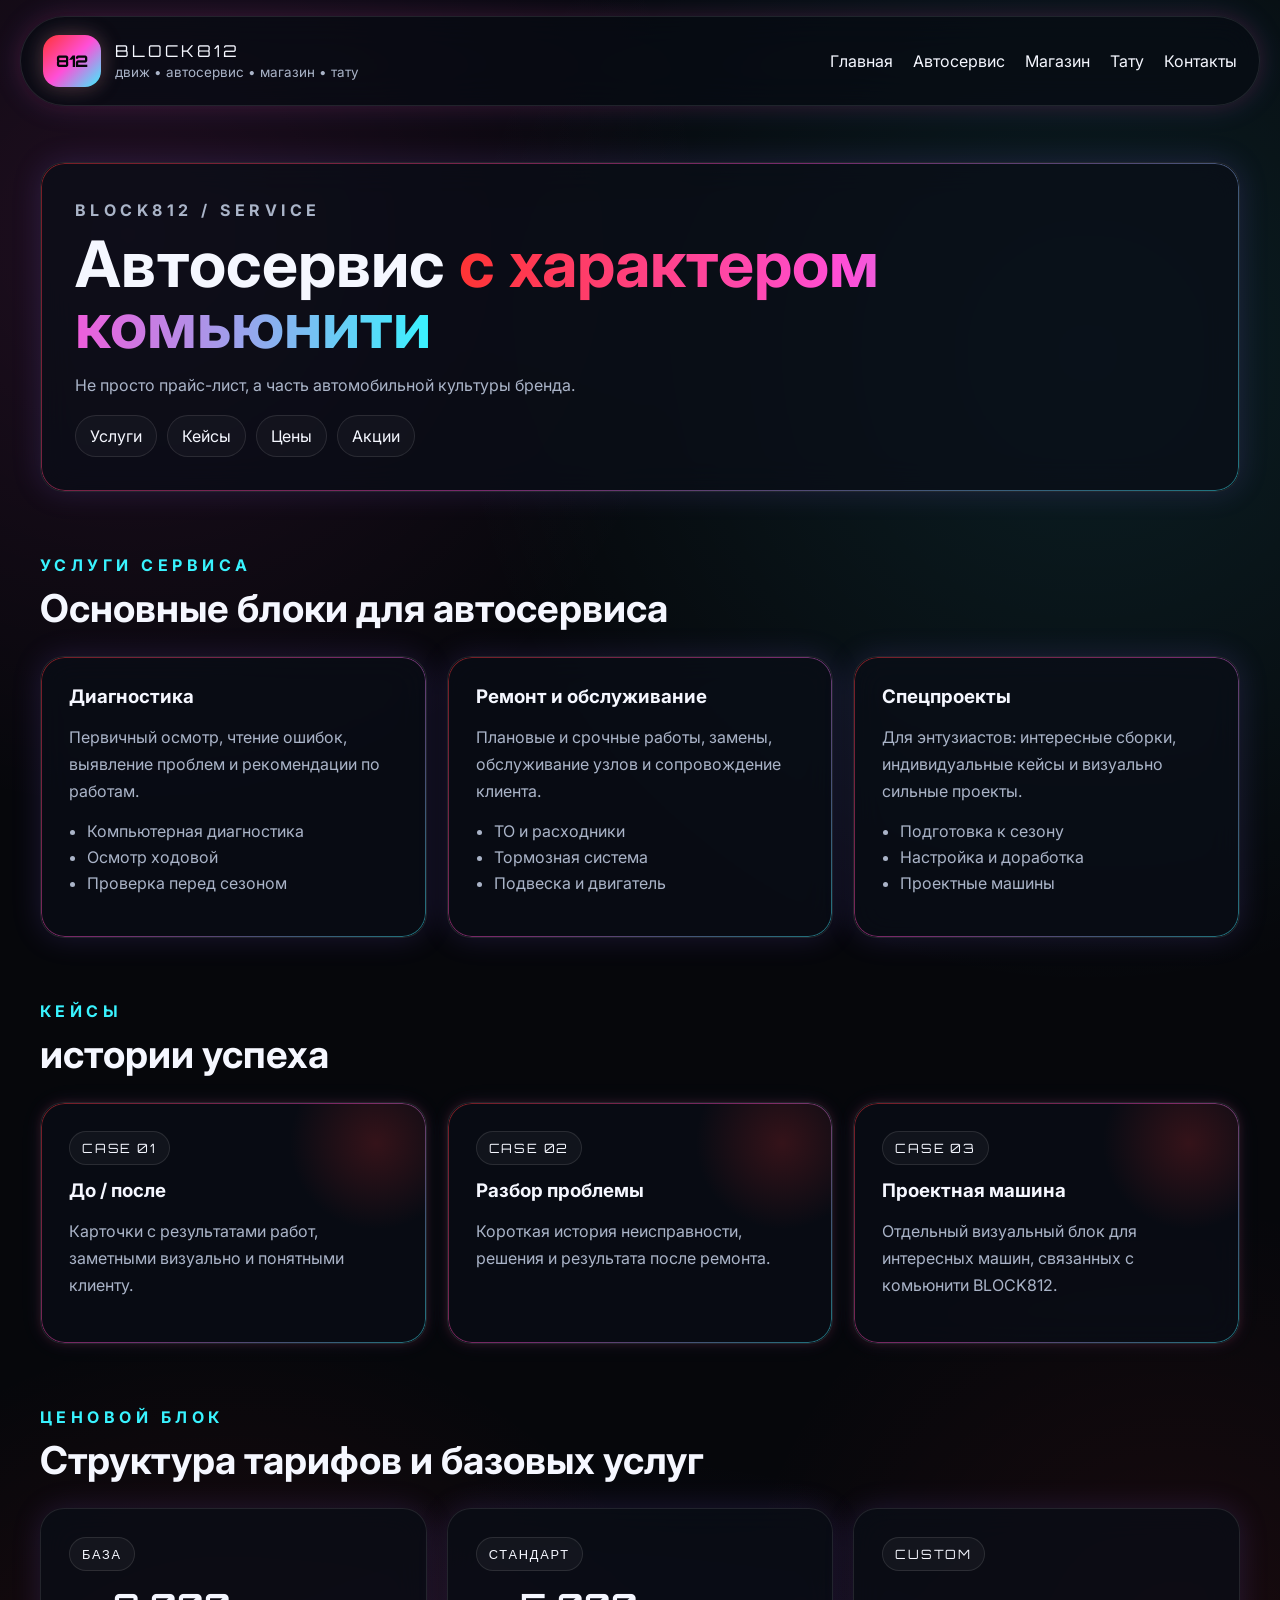
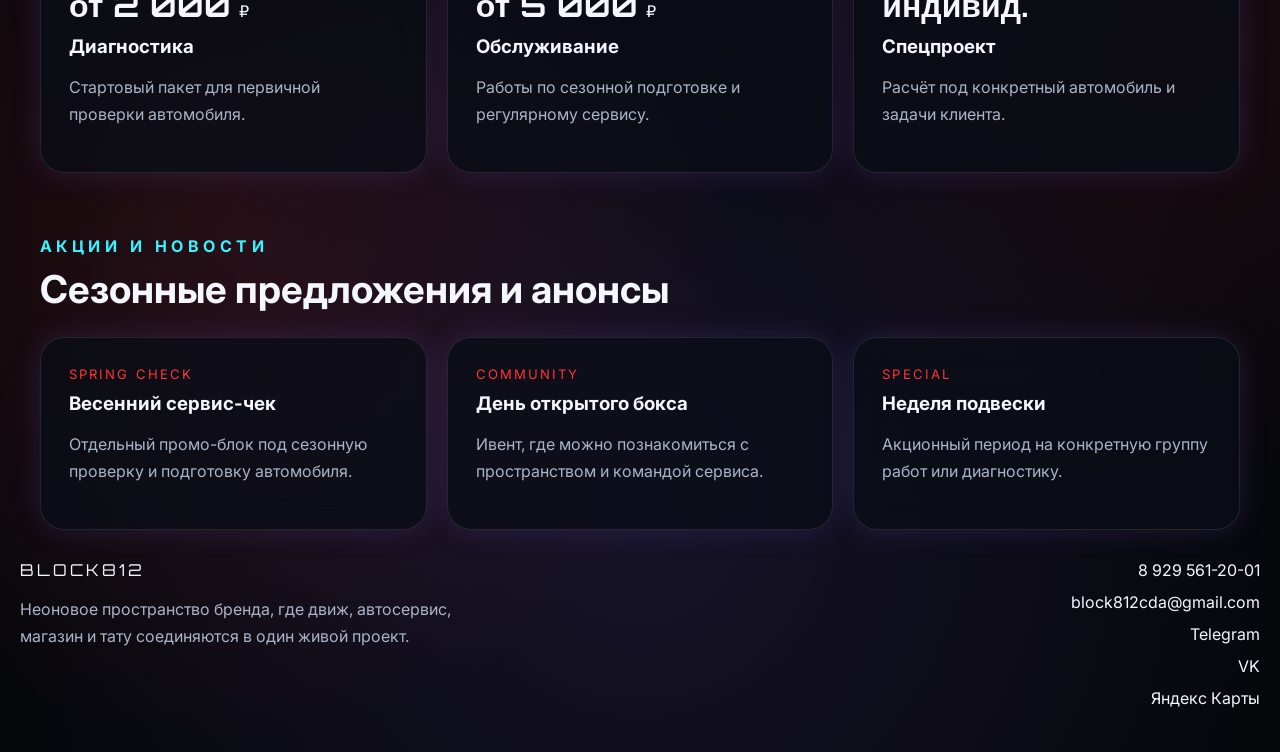
<file: service.html>
<!DOCTYPE html>
<html lang="ru">
<head>
  <meta charset="UTF-8" />
  <meta name="viewport" content="width=device-width, initial-scale=1.0" />
  <title>BLOCK812 Service</title>
  <meta name="description" content="Страница автосервиса BLOCK812." />
  <link rel="preconnect" href="https://fonts.googleapis.com">
  <link rel="preconnect" href="https://fonts.gstatic.com" crossorigin>
  <link href="https://fonts.googleapis.com/css2?family=Inter:wght@400;500;600;700;800&family=Orbitron:wght@500;700;800&display=swap" rel="stylesheet">
  <link rel="stylesheet" href="styles.css" />
</head>
<body>
  <header class="header">
    <a class="brand" href="index.html">
      <span class="brand-mark">812</span>
      <span>
        <span class="brand-title">BLOCK812</span><br>
        <span class="brand-subtitle">движ • автосервис • магазин • тату</span>
      </span>
    </a>
    <nav class="nav">
      <a href="index.html">Главная</a>
      <a href="service.html">Автосервис</a>
      <a href="shop.html">Магазин</a>
      <a href="tattoo.html">Тату</a>
      <a href="#contacts">Контакты</a>
    </nav>
    <button class="menu-btn" aria-label="Меню">☰</button>
  </header>

  
<main class="container">
  <section class="page-hero section">
    <div class="card">
      <p class="eyebrow">BLOCK812 / SERVICE</p>
      <h1>Автосервис <span class="gradient-text">с характером комьюнити</span></h1>
      <p class="lead">Не просто прайс-лист, а часть автомобильной культуры бренда.</p>
      <div class="subnav">
        <a href="#services">Услуги</a>
        <a href="#cases">Кейсы</a>
        <a href="#prices">Цены</a>
        <a href="#news">Акции</a>
      </div>
    </div>
  </section>

  <section class="section" id="services">
    <p class="eyebrow">УСЛУГИ СЕРВИСА</p>
    <h2>Основные блоки для автосервиса</h2>
    <div class="services-grid grid-3" style="margin-top:28px">
      <article class="service-card">
        <h3>Диагностика</h3>
        <p>Первичный осмотр, чтение ошибок, выявление проблем и рекомендации по работам.</p>
        <ul><li>Компьютерная диагностика</li><li>Осмотр ходовой</li><li>Проверка перед сезоном</li></ul>
      </article>
      <article class="service-card">
        <h3>Ремонт и обслуживание</h3>
        <p>Плановые и срочные работы, замены, обслуживание узлов и сопровождение клиента.</p>
        <ul><li>ТО и расходники</li><li>Тормозная система</li><li>Подвеска и двигатель</li></ul>
      </article>
      <article class="service-card">
        <h3>Спецпроекты</h3>
        <p>Для энтузиастов: интересные сборки, индивидуальные кейсы и визуально сильные проекты.</p>
        <ul><li>Подготовка к сезону</li><li>Настройка и доработка</li><li>Проектные машины</li></ul>
      </article>
    </div>
  </section>

  <section class="section" id="cases">
    <p class="eyebrow">КЕЙСЫ</p>
    <h2>истории успеха</h2>
    <div class="grid-3" style="margin-top:28px">
      <article class="feature"><span class="badge">CASE 01</span><h3 style="margin-top:14px">До / после</h3><p>Карточки с результатами работ, заметными визуально и понятными клиенту.</p></article>
      <article class="feature"><span class="badge">CASE 02</span><h3 style="margin-top:14px">Разбор проблемы</h3><p>Короткая история неисправности, решения и результата после ремонта.</p></article>
      <article class="feature"><span class="badge">CASE 03</span><h3 style="margin-top:14px">Проектная машина</h3><p>Отдельный визуальный блок для интересных машин, связанных с комьюнити BLOCK812.</p></article>
    </div>
  </section>

  <section class="section" id="prices">
    <p class="eyebrow">ЦЕНОВОЙ БЛОК</p>
    <h2>Структура тарифов и базовых услуг</h2>
    <div class="prices-grid" style="margin-top:28px">
      <article class="price-card"><span class="badge">БАЗА</span><div class="price"><strong>от 2 000</strong><span>₽</span></div><h3>Диагностика</h3><p>Стартовый пакет для первичной проверки автомобиля.</p></article>
      <article class="price-card"><span class="badge">СТАНДАРТ</span><div class="price"><strong>от 5 000</strong><span>₽</span></div><h3>Обслуживание</h3><p>Работы по сезонной подготовке и регулярному сервису.</p></article>
      <article class="price-card"><span class="badge">CUSTOM</span><div class="price"><strong>индивид.</strong></div><h3>Спецпроект</h3><p>Расчёт под конкретный автомобиль и задачи клиента.</p></article>
    </div>
  </section>

  <section class="section" id="news">
    <p class="eyebrow">АКЦИИ И НОВОСТИ</p>
    <h2>Сезонные предложения и анонсы</h2>
    <div class="news-grid" style="margin-top:28px">
      <article class="news-card"><span class="news-meta">SPRING CHECK</span><h3>Весенний сервис-чек</h3><p>Отдельный промо-блок под сезонную проверку и подготовку автомобиля.</p></article>
      <article class="news-card"><span class="news-meta">COMMUNITY</span><h3>День открытого бокса</h3><p>Ивент, где можно познакомиться с пространством и командой сервиса.</p></article>
      <article class="news-card"><span class="news-meta">SPECIAL</span><h3>Неделя подвески</h3><p>Акционный период на конкретную группу работ или диагностику.</p></article>
    </div>
  </section>
</main>


  
<footer class="footer" id="contacts">
  <div>
    <div class="brand-title">BLOCK812</div>
    <p>Неоновое пространство бренда, где движ, автосервис, магазин и тату соединяются в один живой проект.</p>
  </div>
  <div class="footer-links">
    <a href="tel:+79295612001">8 929 561-20-01</a>
    <a href="mailto:block812cda@gmail.com">block812cda@gmail.com</a>
    <a href="https://t.me/tasyatttooo" target="_blank" rel="noopener noreferrer">Telegram</a>
    <a href="https://vk.ru/club237263685" target="_blank" rel="noopener noreferrer">VK</a>
    <a href="https://yandex.ru/maps/org/tasya_ttt_ooo/72614967061?si=ht46ne8tf0uf006nqydhjxcbdg" target="_blank" rel="noopener noreferrer">Яндекс Карты</a>
  </div>
</footer>

  <script src="script.js"></script>
</body>
</html>
</file>
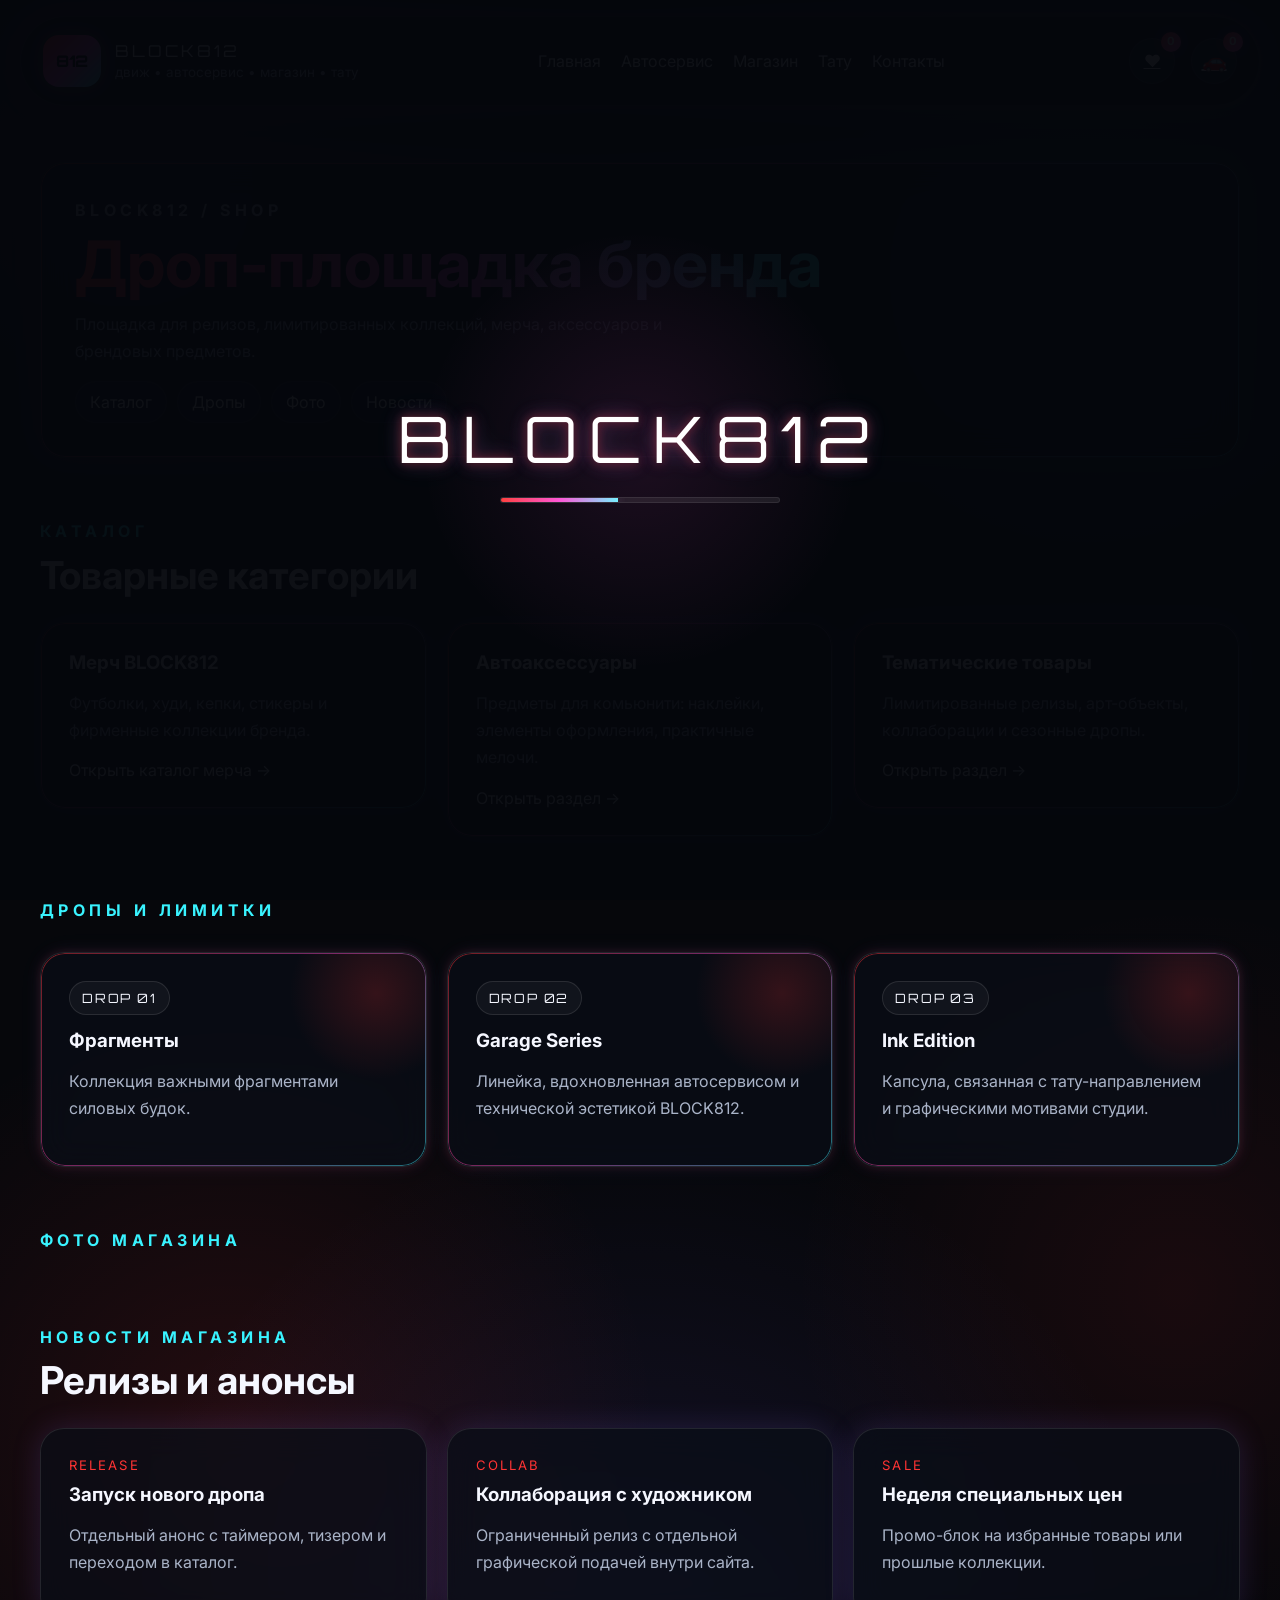
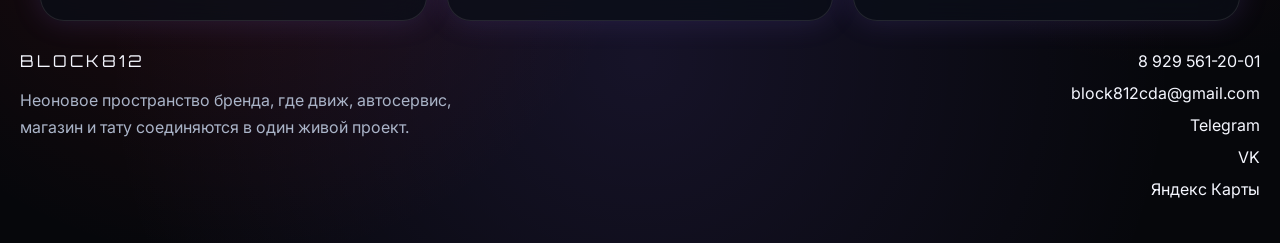
<file: shop.html>
<!DOCTYPE html>
<html lang="ru">
<head>
  <meta charset="UTF-8" />
  <meta name="viewport" content="width=device-width, initial-scale=1.0" />
  <title>BLOCK812 Shop</title>
  <meta name="description" content="Страница магазина BLOCK812 с реальными фото мерча и принтов." />
  <link rel="preconnect" href="https://fonts.googleapis.com">
  <link rel="preconnect" href="https://fonts.gstatic.com" crossorigin>
  <link href="https://fonts.googleapis.com/css2?family=Inter:wght@400;500;600;700;800&family=Orbitron:wght@500;700;800&display=swap" rel="stylesheet">
  <link rel="stylesheet" href="styles.css" />

  <style>
    .shop-utility-link{
      position: relative;
      display: inline-flex;
      align-items: center;
      justify-content: center;
      width: 46px;
      height: 46px;
      border-radius: 999px;
      border: 1px solid rgba(255,255,255,.12);
      background: rgba(255,255,255,.05);
      color: #fff;
      font-size: 1.15rem;
      line-height: 1;
      transition: transform .25s ease, box-shadow .25s ease, border-color .25s ease;
      margin-left: 6px;
      flex-shrink: 0;
    }

    .shop-utility-link:hover{
      transform: translateY(-2px);
      border-color: rgba(255,255,255,.22);
      box-shadow:
        0 0 16px rgba(255,87,216,.16),
        0 0 26px rgba(119,240,255,.10);
    }

    .shop-utility-count{
      position: absolute;
      top: -7px;
      right: -7px;
      min-width: 20px;
      height: 20px;
      padding: 0 6px;
      border-radius: 999px;
      display: inline-flex;
      align-items: center;
      justify-content: center;
      font-size: .7rem;
      font-weight: 700;
      color: #fff;
      background: linear-gradient(135deg, #ff4040, #ff57d8);
      box-shadow: 0 0 14px rgba(255,87,216,.25);
    }

    .shop-utility-link.is-heart{
      font-size: 1.05rem;
    }

    .shop-utility-link.is-car{
      font-size: 1.25rem;
    }

    @media (max-width:900px){
  .nav{
    display:flex;
    gap:10px;
    align-items:center;
  }

  .nav a:not(.icon-link){
    display:none;
  }

  .icon-link{
    width:46px;
    height:46px;
  }
}
    }
    @media (max-width: 900px){
  .header{
    display:grid;
    grid-template-columns: 1fr auto;
    align-items:center;
    gap:12px;
    padding:16px 18px;
  }

  .brand{
    min-width:0;
  }

  .brand-title{
    font-size:1.2rem;
  }

  .brand-subtitle{
    font-size:.95rem;
    line-height:1.35;
  }

  .brand-mark{
    width:64px;
    height:64px;
    font-size:1.45rem;
  }

  .nav{
    display:none !important;
  }

  .header-actions{
    display:flex;
    align-items:center;
    gap:8px;
    justify-self:end;
  }

  .shop-utility-link,
  .icon-link{
    width:42px;
    height:42px;
    flex:0 0 42px;
  }

  .shop-utility-count,
  .cart-count,
  .fav-count{
    top:-6px;
    right:-6px;
    min-width:18px;
    height:18px;
    font-size:.68rem;
    padding:0 5px;
  }

  .menu-btn{
    display:inline-flex;
    align-items:center;
    justify-content:center;
    width:42px;
    height:42px;
    flex:0 0 42px;
  }
}
   .header-actions{
  display:flex;
  align-items:center;
  gap:10px;
} 
  </style>
</head>
<body>
  <div class="page-transition" id="page-transition">
    <div class="page-transition__logo">BLOCK812</div>
    <div class="page-transition__bar"><span></span></div>
  </div>

  <header class="header">
    <a class="brand" href="index.html">
      <span class="brand-mark">812</span>
      <span>
        <span class="brand-title">BLOCK812</span><br>
        <span class="brand-subtitle">движ • автосервис • магазин • тату</span>
      </span>
    </a>

    <nav class="nav">
  <a href="index.html">Главная</a>
  <a href="service.html">Автосервис</a>
  <a href="shop.html">Магазин</a>
  <a href="tattoo.html">Тату</a>
  <a href="#contacts">Контакты</a>
</nav>

<div class="header-actions">
  <a class="shop-utility-link is-heart" href="favorites.html" aria-label="Избранное">
    ♥
    <span class="shop-utility-count" id="fav-count">0</span>
  </a>

  <a class="shop-utility-link is-car" href="cart.html" aria-label="Корзина">
    🚗
    <span class="shop-utility-count" id="cart-count">0</span>
  </a>

  <button class="menu-btn" aria-label="Меню">☰</button>
</div>
  </header>

  <main class="container">
    <section class="page-hero section">
      <div class="card">
        <p class="eyebrow">BLOCK812 / SHOP</p>
        <h1> <span class="gradient-text">Дроп-площадка бренда</span></h1>
        <p class="lead">Площадка для релизов, лимитированных коллекций, мерча, аксессуаров и брендовых предметов.</p>
        <div class="subnav">
          <a href="#catalog">Каталог</a>
          <a href="#drops">Дропы</a>
          <a href="#gallery">Фото</a>
          <a href="#news">Новости</a>
        </div>
      </div>
    </section>

    <section class="section" id="catalog">
      <p class="eyebrow">КАТАЛОГ</p>
      <h2>Товарные категории</h2>

      <div class="services-grid grid-3" style="margin-top:28px">
        <a class="feature-link" href="merch.html">
          <article class="service-card">
            <h3>Мерч BLOCK812</h3>
            <p>Футболки, худи, кепки, стикеры и фирменные коллекции бренда.</p>
            <span class="text-link">Открыть каталог мерча →</span>
          </article>
        </a>

        <a class="feature-link" href="parts.html">
          <article class="service-card">
            <h3>Автоаксессуары</h3>
            <p>Предметы для комьюнити: наклейки, элементы оформления, практичные мелочи.</p>
            <span class="text-link">Открыть раздел →</span>
          </article>
        </a>

        <a class="feature-link" href="themed.html">
          <article class="service-card">
            <h3>Тематические товары</h3>
            <p>Лимитированные релизы, арт-объекты, коллаборации и сезонные дропы.</p>
            <span class="text-link">Открыть раздел →</span>
          </article>
        </a>
      </div>
    </section>

    <section class="section" id="drops">
      <p class="eyebrow">ДРОПЫ И ЛИМИТКИ</p>
      <div class="grid-3" style="margin-top:28px">
        <article class="feature">
          <span class="badge">DROP 01</span>
          <h3 style="margin-top:14px">Фрагменты</h3>
          <p>Коллекция важными фрагментами силовых будок.</p>
        </article>
        <article class="feature">
          <span class="badge">DROP 02</span>
          <h3 style="margin-top:14px">Garage Series</h3>
          <p>Линейка, вдохновленная автосервисом и технической эстетикой BLOCK812.</p>
        </article>
        <article class="feature">
          <span class="badge">DROP 03</span>
          <h3 style="margin-top:14px">Ink Edition</h3>
          <p>Капсула, связанная с тату-направлением и графическими мотивами студии.</p>
        </article>
      </div>
    </section>

    <section class="section" id="gallery">
      <p class="eyebrow">ФОТО МАГАЗИНА</p>
      </div>
    </section>

    <section class="section" id="news">
      <p class="eyebrow">НОВОСТИ МАГАЗИНА</p>
      <h2>Релизы и анонсы</h2>
      <div class="news-grid" style="margin-top:28px">
        <article class="news-card"><span class="news-meta">RELEASE</span><h3>Запуск нового дропа</h3><p>Отдельный анонс с таймером, тизером и переходом в каталог.</p></article>
        <article class="news-card"><span class="news-meta">COLLAB</span><h3>Коллаборация с художником</h3><p>Ограниченный релиз с отдельной графической подачей внутри сайта.</p></article>
        <article class="news-card"><span class="news-meta">SALE</span><h3>Неделя специальных цен</h3><p>Промо-блок на избранные товары или прошлые коллекции.</p></article>
      </div>
    </section>
  </main>

  <footer class="footer" id="contacts">
    <div>
      <div class="brand-title">BLOCK812</div>
      <p>Неоновое пространство бренда, где движ, автосервис, магазин и тату соединяются в один живой проект.</p>
    </div>
    <div class="footer-links">
      <a href="tel:+79295612001">8 929 561-20-01</a>
      <a href="mailto:block812cda@gmail.com">block812cda@gmail.com</a>
      <a href="https://t.me/tasyatttooo" target="_blank" rel="noopener noreferrer">Telegram</a>
      <a href="https://vk.ru/club237263685" target="_blank" rel="noopener noreferrer">VK</a>
      <a href="https://yandex.ru/maps/org/tasya_ttt_ooo/72614967061?si=ht46ne8tf0uf006nqydhjxcbdg" target="_blank" rel="noopener noreferrer">Яндекс Карты</a>
    </div>
  </footer>

  <script src="script.js"></script>

  <script>
    function getSharedCart() {
      return JSON.parse(localStorage.getItem('block812_cart') || '[]');
    }

    function getSharedFav() {
      return JSON.parse(localStorage.getItem('block812_fav') || '[]');
    }

    function updateShopUtilityCounts() {
      const cart = getSharedCart();
      const fav = getSharedFav();

      const cartCount = document.getElementById('cart-count');
      const favCount = document.getElementById('fav-count');

      if (cartCount) {
        const total = cart.reduce((sum, item) => sum + (item.qty || 1), 0);
        cartCount.textContent = total;
      }

      if (favCount) {
        favCount.textContent = fav.length;
      }
    }

    updateShopUtilityCounts();
  </script>
</body>
</html>
</file>
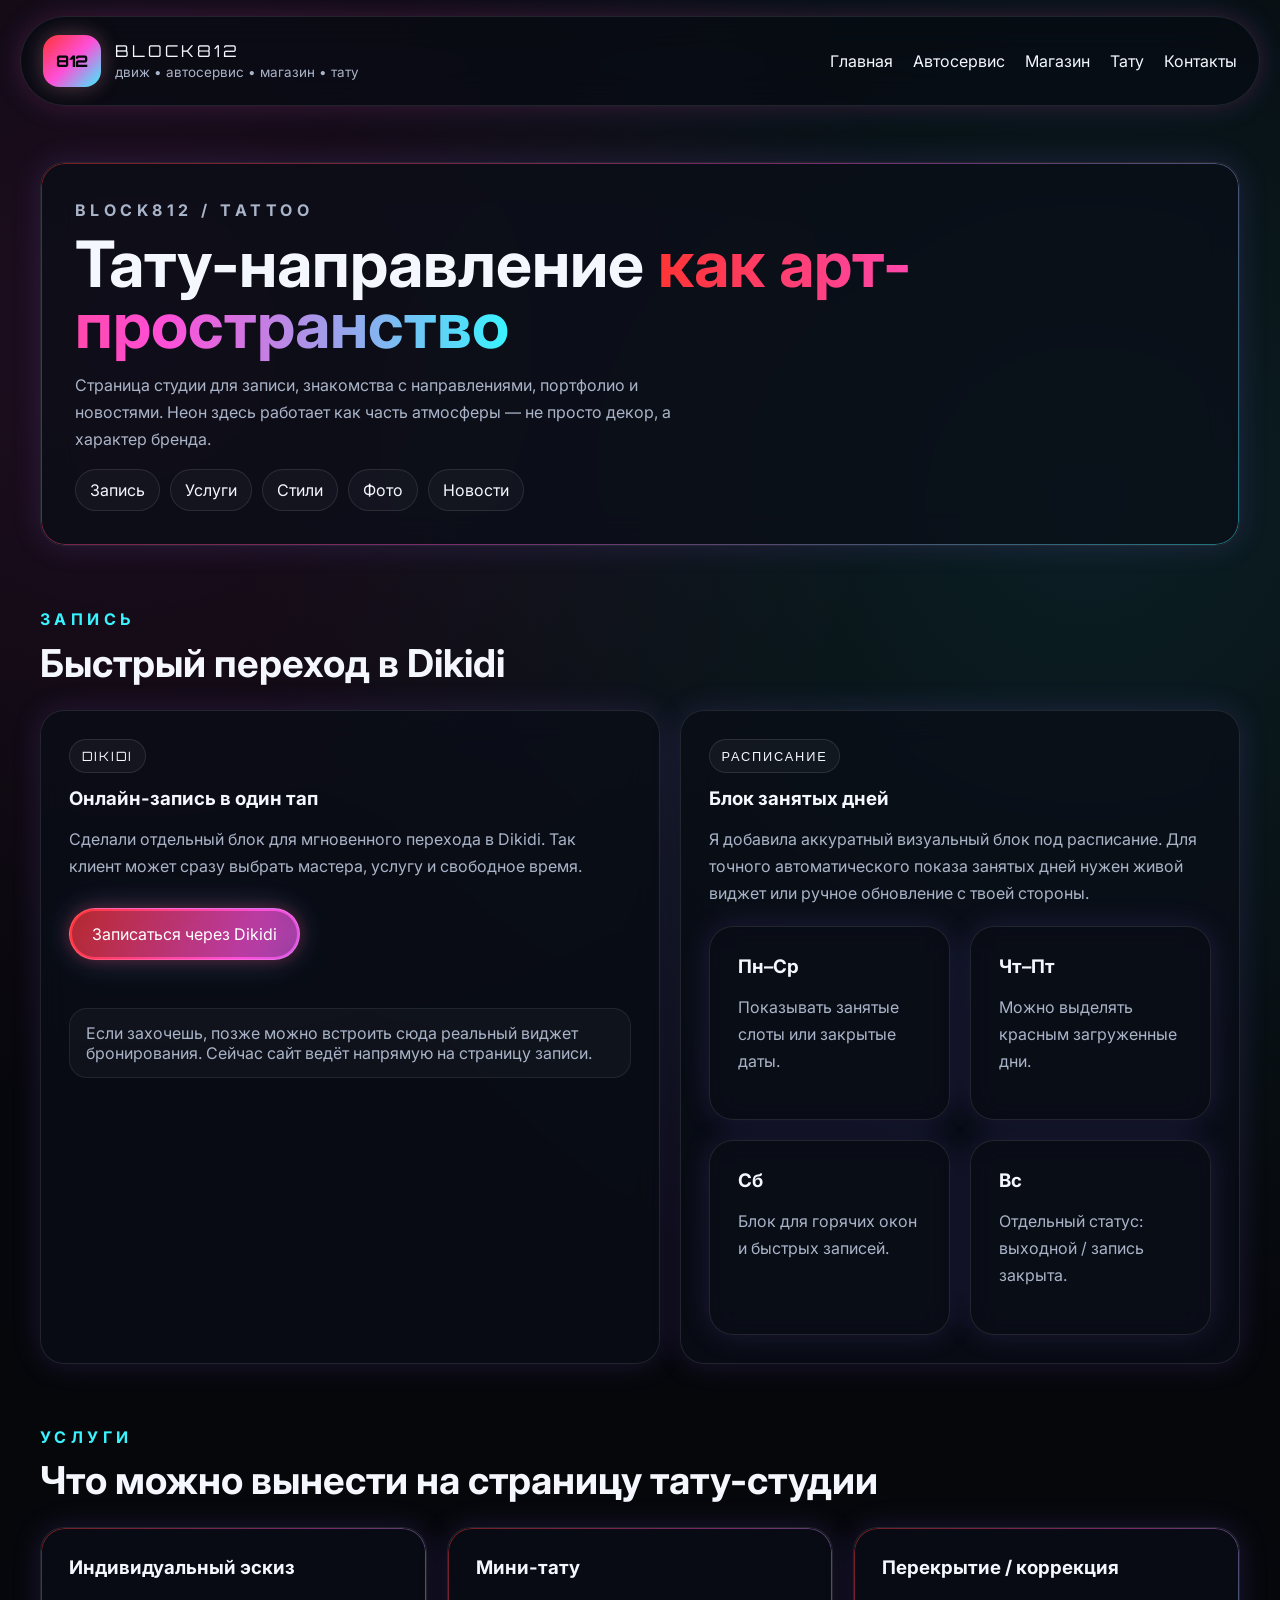
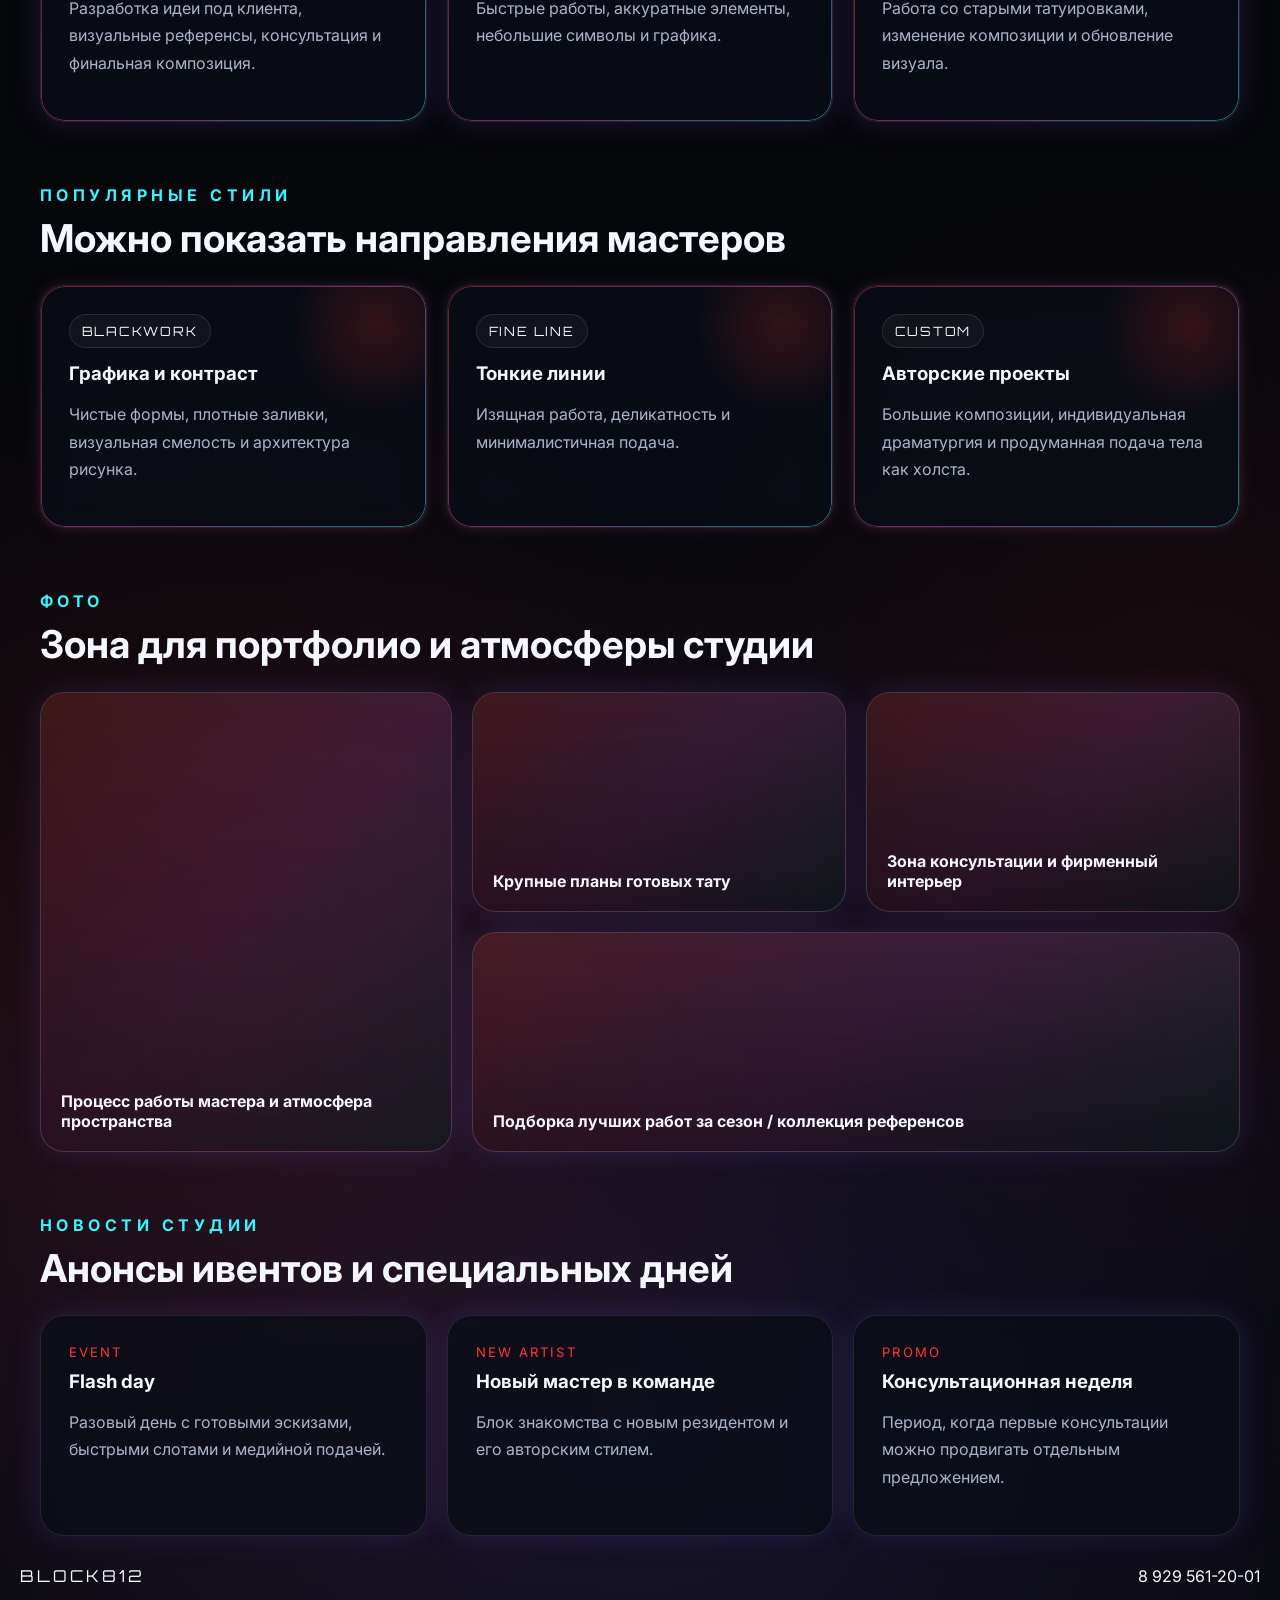
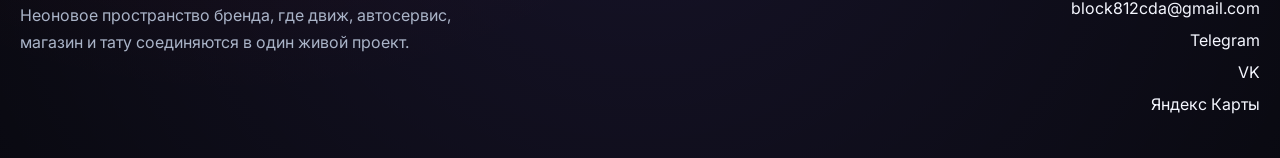
<file: tattoo.html>
<!DOCTYPE html>
<html lang="ru">
<head>
  <meta charset="UTF-8" />
  <meta name="viewport" content="width=device-width, initial-scale=1.0" />
  <title>BLOCK812 Tattoo</title>
  <meta name="description" content="Страница тату-направления BLOCK812 с записью через Dikidi." />
  <link rel="preconnect" href="https://fonts.googleapis.com">
  <link rel="preconnect" href="https://fonts.gstatic.com" crossorigin>
  <link href="https://fonts.googleapis.com/css2?family=Inter:wght@400;500;600;700;800&family=Orbitron:wght@500;700;800&display=swap" rel="stylesheet">
  <link rel="stylesheet" href="styles.css" />
</head>
<body>
  <header class="header">
    <a class="brand" href="index.html">
      <span class="brand-mark">812</span>
      <span>
        <span class="brand-title">BLOCK812</span><br>
        <span class="brand-subtitle">движ • автосервис • магазин • тату</span>
      </span>
    </a>
    <nav class="nav">
      <a href="index.html">Главная</a>
      <a href="service.html">Автосервис</a>
      <a href="shop.html">Магазин</a>
      <a href="tattoo.html">Тату</a>
      <a href="#contacts">Контакты</a>
    </nav>
    <button class="menu-btn" aria-label="Меню">☰</button>
  </header>

  
<main class="container">
  <section class="page-hero section">
    <div class="card">
      <p class="eyebrow">BLOCK812 / TATTOO</p>
      <h1>Тату-направление <span class="gradient-text">как арт-пространство</span></h1>
      <p class="lead">Страница студии для записи, знакомства с направлениями, портфолио и новостями. Неон здесь работает как часть атмосферы — не просто декор, а характер бренда.</p>
      <div class="subnav">
        <a href="#booking">Запись</a>
        <a href="#services">Услуги</a>
        <a href="#styles">Стили</a>
        <a href="#gallery">Фото</a>
        <a href="#news">Новости</a>
      </div>
    </div>
  </section>

  <section class="section" id="booking">
    <p class="eyebrow">ЗАПИСЬ</p>
    <h2>Быстрый переход в Dikidi</h2>
    <div class="booking-grid" style="margin-top:28px">
      <article class="booking-card">
        <span class="badge">DIKIDI</span>
        <h3 style="margin-top:14px">Онлайн-запись в один тап</h3>
        <p>Сделали отдельный блок для мгновенного перехода в Dikidi. Так клиент может сразу выбрать мастера, услугу и свободное время.</p>
        <div class="btn-row">
          <a class="btn btn-primary" href="https://dikidi.net/2017596" target="_blank" rel="noopener noreferrer">Записаться через Dikidi</a>
        </div>
        <div class="notice">
          Если захочешь, позже можно встроить сюда реальный виджет бронирования. Сейчас сайт ведёт напрямую на страницу записи.
        </div>
      </article>
      <article class="booking-card">
        <span class="badge">РАСПИСАНИЕ</span>
        <h3 style="margin-top:14px">Блок занятых дней</h3>
        <p>Я добавила аккуратный визуальный блок под расписание. Для точного автоматического показа занятых дней нужен живой виджет или ручное обновление с твоей стороны.</p>
        <div class="schedule-grid" style="margin-top:18px">
          <div class="mini-card"><h3>Пн–Ср</h3><p>Показывать занятые слоты или закрытые даты.</p></div>
          <div class="mini-card"><h3>Чт–Пт</h3><p>Можно выделять красным загруженные дни.</p></div>
          <div class="mini-card"><h3>Сб</h3><p>Блок для горячих окон и быстрых записей.</p></div>
          <div class="mini-card"><h3>Вс</h3><p>Отдельный статус: выходной / запись закрыта.</p></div>
        </div>
      </article>
    </div>
  </section>

  <section class="section" id="services">
    <p class="eyebrow">УСЛУГИ</p>
    <h2>Что можно вынести на страницу тату-студии</h2>
    <div class="services-grid grid-3" style="margin-top:28px">
      <article class="service-card"><h3>Индивидуальный эскиз</h3><p>Разработка идеи под клиента, визуальные референсы, консультация и финальная композиция.</p></article>
      <article class="service-card"><h3>Мини-тату</h3><p>Быстрые работы, аккуратные элементы, небольшие символы и графика.</p></article>
      <article class="service-card"><h3>Перекрытие / коррекция</h3><p>Работа со старыми татуировками, изменение композиции и обновление визуала.</p></article>
    </div>
  </section>

  <section class="section" id="styles">
    <p class="eyebrow">ПОПУЛЯРНЫЕ СТИЛИ</p>
    <h2>Можно показать направления мастеров</h2>
    <div class="grid-3" style="margin-top:28px">
      <article class="feature"><span class="badge">BLACKWORK</span><h3 style="margin-top:14px">Графика и контраст</h3><p>Чистые формы, плотные заливки, визуальная смелость и архитектура рисунка.</p></article>
      <article class="feature"><span class="badge">FINE LINE</span><h3 style="margin-top:14px">Тонкие линии</h3><p>Изящная работа, деликатность и минималистичная подача.</p></article>
      <article class="feature"><span class="badge">CUSTOM</span><h3 style="margin-top:14px">Авторские проекты</h3><p>Большие композиции, индивидуальная драматургия и продуманная подача тела как холста.</p></article>
    </div>
  </section>

  <section class="section" id="gallery">
    <p class="eyebrow">ФОТО</p>
    <h2>Зона для портфолио и атмосферы студии</h2>
    <div class="photos-grid" style="margin-top:28px">
      <div class="photo-card tall"><span>Процесс работы мастера и атмосфера пространства</span></div>
      <div class="photo-card"><span>Крупные планы готовых тату</span></div>
      <div class="photo-card"><span>Зона консультации и фирменный интерьер</span></div>
      <div class="photo-card wide"><span>Подборка лучших работ за сезон / коллекция референсов</span></div>
    </div>
  </section>

  <section class="section" id="news">
    <p class="eyebrow">НОВОСТИ СТУДИИ</p>
    <h2>Анонсы ивентов и специальных дней</h2>
    <div class="news-grid" style="margin-top:28px">
      <article class="news-card"><span class="news-meta">EVENT</span><h3>Flash day</h3><p>Разовый день с готовыми эскизами, быстрыми слотами и медийной подачей.</p></article>
      <article class="news-card"><span class="news-meta">NEW ARTIST</span><h3>Новый мастер в команде</h3><p>Блок знакомства с новым резидентом и его авторским стилем.</p></article>
      <article class="news-card"><span class="news-meta">PROMO</span><h3>Консультационная неделя</h3><p>Период, когда первые консультации можно продвигать отдельным предложением.</p></article>
    </div>
  </section>
</main>


  
<footer class="footer" id="contacts">
  <div>
    <div class="brand-title">BLOCK812</div>
    <p>Неоновое пространство бренда, где движ, автосервис, магазин и тату соединяются в один живой проект.</p>
  </div>
  <div class="footer-links">
    <a href="tel:+79295612001">8 929 561-20-01</a>
    <a href="mailto:block812cda@gmail.com">block812cda@gmail.com</a>
    <a href="https://t.me/tasyatttooo" target="_blank" rel="noopener noreferrer">Telegram</a>
    <a href="https://vk.ru/club237263685" target="_blank" rel="noopener noreferrer">VK</a>
    <a href="https://yandex.ru/maps/org/tasya_ttt_ooo/72614967061?si=ht46ne8tf0uf006nqydhjxcbdg" target="_blank" rel="noopener noreferrer">Яндекс Карты</a>
  </div>
</footer>

  <script src="script.js"></script>
</body>
</html>
</file>
<file: styles.css>
*,
*::before,
*::after { box-sizing: border-box; }

:root{
  --bg:#06070b;
  --panel:rgba(10,14,24,.74);
  --line:rgba(255,255,255,.1);
  --text:#f5f7ff;
  --muted:#aab4c8;
  --cyan:#39f3ff;
  --pink:#ff4fd8;
  --violet:#8d6bff;
  --red:#ff3434;
  --shadow:0 0 30px rgba(141,107,255,.16);
  --red-glow:0 0 34px rgba(255,52,52,.24);
  --radius:24px;
  --container:1240px;
}

html{scroll-behavior:smooth}
body{
  margin:0;
  font-family:Inter,system-ui,sans-serif;
  color:var(--text);
  background:
    radial-gradient(circle at 10% 10%, rgba(255,79,216,.10), transparent 24%),
    radial-gradient(circle at 85% 15%, rgba(57,243,255,.10), transparent 28%),
    radial-gradient(circle at 50% 90%, rgba(141,107,255,.12), transparent 30%),
    radial-gradient(circle at 18% 78%, rgba(255,52,52,.12), transparent 24%),
    radial-gradient(circle at 92% 70%, rgba(255,52,52,.08), transparent 22%),
    var(--bg);
  min-height:100vh;
}
body::before{
  content:"";
  position:fixed; inset:0;
  pointer-events:none;
  opacity:.08;
  background-image:
    linear-gradient(rgba(255,255,255,.08) 1px, transparent 1px),
    linear-gradient(90deg, rgba(255,255,255,.04) 1px, transparent 1px);
  background-size:72px 72px;
  mask-image:radial-gradient(circle at center, black, transparent 90%);
}
img{max-width:100%;display:block}
.container{width:min(calc(100% - 40px), var(--container)); margin-inline:auto;}

.header{
  position:sticky; top:16px; z-index:20;
  width:min(calc(100% - 40px), var(--container));
  margin:16px auto 0;
  display:flex; align-items:center; justify-content:space-between; gap:16px;
  padding:18px 22px;
  border:1px solid var(--line);
  background:rgba(8,12,20,.72);
  backdrop-filter:blur(18px);
  border-radius:999px;
  box-shadow:var(--shadow), 0 0 20px rgba(255,52,52,.10);
}
.brand{display:flex;align-items:center;gap:14px;text-decoration:none;color:var(--text)}
.brand-mark{
  width:58px;height:52px;border-radius:16px;display:grid;place-items:center;
  font-family:Orbitron,sans-serif;font-weight:800;color:var(--bg);
  background:linear-gradient(135deg,var(--red),var(--pink),var(--cyan));
  box-shadow:0 0 22px rgba(255,52,52,.28), 0 0 22px rgba(57,243,255,.18);
}
.brand-title{font-family:Orbitron,sans-serif;letter-spacing:.18em;font-size:1.02rem}
.brand-subtitle{font-size:.84rem;color:var(--muted)}

.nav{display:flex;gap:20px;align-items:center}
.nav a,.footer a,.text-link{
  color:var(--text); text-decoration:none; transition:.25s ease;
}
.nav a:hover,.footer a:hover,.text-link:hover{
  color:var(--red); text-shadow:0 0 16px rgba(255,52,52,.45);
}
.menu-btn{
  display:none;background:transparent;border:0;color:var(--text);
  font-size:1.35rem;cursor:pointer
}

.section{padding:30px 20px}
.eyebrow{
  margin:0 0 10px;
  color:var(--cyan);
  font-weight:700;
  font-size:.82rem;
  letter-spacing:.18em;
}
h1,h2,h3{margin:0}
h1{font-size:clamp(3rem,7vw,6rem); line-height:.95}
h2{font-size:clamp(2rem,5vw,3.7rem); line-height:1}
p{line-height:1.7}
.lead{color:var(--muted); font-size:1rem; max-width:64ch}

.hero{
  min-height:auto;
  padding:40px 0 30px;
  display:grid; grid-template-columns:1.1fr .9fr; gap:28px; align-items:center;
}
.hero h1 span,.gradient-text{
  background:linear-gradient(90deg,var(--red),var(--pink),var(--cyan));
  -webkit-background-clip:text; background-clip:text; color:transparent;
}

.hero-panel,.card,.feature,.cta,.price-card,.news-card,.photo-card,.service-card,.link-card,.mini-card,.booking-card,.photo-real{
  border:1px solid var(--line);
  background:var(--panel);
  backdrop-filter:blur(16px);
  box-shadow:var(--shadow);
  border-radius:var(--radius);
}
.hero-panel{padding:30px; min-height:520px; position:relative; overflow:hidden}
.hero-panel::before{
  content:"";
  position:absolute; inset:0;
  background:
    radial-gradient(circle at 25% 20%, rgba(255,79,216,.18), transparent 22%),
    radial-gradient(circle at 75% 35%, rgba(57,243,255,.12), transparent 24%),
    radial-gradient(circle at 55% 78%, rgba(255,52,52,.14), transparent 24%);
}
.orbit{
  position:absolute; inset:8%;
  border-radius:30px;
  border:1px solid rgba(255,255,255,.08);
  background:
    linear-gradient(rgba(255,255,255,.06) 1px, transparent 1px),
    linear-gradient(90deg, rgba(255,255,255,.06) 1px, transparent 1px);
  background-size:42px 42px;
}
.pill{
  position:absolute;
  padding:16px 18px;
  width:220px;
  border:1px solid rgba(255,255,255,.12);
  border-radius:22px;
  background:rgba(8,12,20,.84);
}
.pill strong{display:block; font-family:Orbitron,sans-serif; letter-spacing:.12em}
.pill p{margin:8px 0 0; color:var(--muted); font-size:.95rem}
.p1{top:13%; left:8%; box-shadow:0 0 24px rgba(57,243,255,.18)}
.p2{top:38%; right:8%; box-shadow:0 0 24px rgba(141,107,255,.22)}
.p3{left:15%; bottom:10%; box-shadow:var(--red-glow)}

.hero-actions,.btn-row{
  display:flex;
  gap:14px;
  flex-wrap:wrap;
  margin-top:28px;
  margin-bottom:48px;
}
.btn{
  min-height:52px;
  padding:0 22px;
  border-radius:999px;
  text-decoration:none;
  display:inline-flex;
  align-items:center;
  justify-content:center;
  color:#fff;
  position:relative;
  overflow:hidden;
  isolation:isolate;
  border:1px solid rgba(255,255,255,0.16);
  background: linear-gradient(120deg,#ff3434,#ff4fd8,#8d6bff,#39f3ff,#ff3434);
  background-size: 300% 300%;
  animation: gradientMove 3s linear infinite;
  box-shadow:
    0 0 14px rgba(255,52,52,.22),
    0 0 28px rgba(255,79,216,.18),
    0 0 40px rgba(57,243,255,.14);
  transition: transform .2s ease, box-shadow .2s ease;
}
.btn::before{
  content:"";
  position:absolute;
  inset:2px;
  border-radius:999px;
  background:rgba(10,14,24,0.28);
  backdrop-filter:blur(10px);
  -webkit-backdrop-filter:blur(10px);
  z-index:-1;
}
.btn::after{
  content:"";
  position:absolute;
  top:0;
  left:-120%;
  width:70%;
  height:100%;
  background:linear-gradient(90deg, transparent, rgba(255,255,255,.18), transparent);
  transform:skewX(-20deg);
  transition:left .7s ease;
  pointer-events:none;
  z-index:-1;
}
.btn:hover{transform:translateY(-2px)}
.btn:hover::after{left:140%}
.btn:active{
  transform:scale(0.98);
  box-shadow:
    0 0 20px rgba(255,52,52,.4),
    0 0 40px rgba(255,79,216,.3),
    0 0 60px rgba(57,243,255,.2);
}

.grid-3,.grid-4,.services-grid,.photos-grid,.prices-grid,.news-grid,.link-grid,.shop-gallery,.schedule-grid{
  display:grid;gap:20px
}
.grid-3{grid-template-columns:repeat(3,1fr)}
.grid-4{grid-template-columns:repeat(4,1fr)}
.card,.feature,.service-card,.price-card,.news-card,.link-card,.booking-card,.mini-card{padding:28px}
.card p,.feature p,.service-card p,.price-card p,.news-card p,.link-card p,.booking-card p,.mini-card p{color:var(--muted)}

.badge{
  display:inline-flex; padding:8px 12px; border-radius:999px;
  border:1px solid var(--line); background:rgba(255,255,255,.04);
  font-family:Orbitron,sans-serif; font-size:.8rem; letter-spacing:.14em;
}

.feature,.service-card,.card{
  transition: transform .25s ease, box-shadow .25s ease, border-color .25s ease;
  position: relative;
  overflow: hidden;
}
.feature::before,.service-card::before,.card::before{
  content:"";
  position:absolute;
  inset:0;
  border-radius:inherit;
  padding:1px;
  background:linear-gradient(135deg,#ff3434,#ff4fd8,#39f3ff);
  -webkit-mask:linear-gradient(#000 0 0) content-box,linear-gradient(#000 0 0);
  -webkit-mask-composite:xor;
  mask-composite:exclude;
  opacity:.45;
  pointer-events:none;
  transition:opacity .25s ease;
}
.feature{
  box-shadow:
    0 0 8px rgba(255,52,52,.10),
    0 0 16px rgba(255,79,216,.08),
    0 0 24px rgba(57,243,255,.06);
}
.feature::after{
  content:"";
  position:absolute;
  width:180px;
  height:180px;
  right:-40px;
  top:-50px;
  border-radius:50%;
  background:radial-gradient(circle, rgba(255,52,52,.18), transparent 68%);
}
.feature-link{display:block; text-decoration:none; color:inherit}
.feature-link .feature{height:100%}
.feature-link:hover .feature{transform:translateY(-4px)}
.feature:hover,.feature:active,.service-card:hover,.card:hover{
  transform:translateY(-4px);
  box-shadow:
    0 0 16px rgba(255,52,52,.22),
    0 0 28px rgba(255,79,216,.16),
    0 0 40px rgba(57,243,255,.12);
}
.feature:hover::before,.feature:active::before,.service-card:hover::before,.card:hover::before{opacity:1}
.feature .text-link{transition: color .25s ease, text-shadow .25s ease}
.feature:hover .text-link,.feature:active .text-link{
  color:var(--red);
  text-shadow:0 0 12px rgba(255,52,52,.35);
}

.link-grid{grid-template-columns:repeat(3,1fr)}
.link-card{
  text-decoration:none; color:var(--text);
  position:relative; overflow:hidden;
}
.link-card::before{
  content:"";
  position:absolute; inset:auto -8% -30% auto; width:160px; height:160px; border-radius:50%;
  background:radial-gradient(circle, rgba(255,52,52,.22), transparent 70%);
}
.link-card:hover{box-shadow:0 0 28px rgba(255,52,52,.18), var(--shadow); transform:translateY(-3px); transition:.25s ease}

.service-card ul{padding-left:18px; margin:16px 0}
.service-card li{color:var(--muted); margin:6px 0}

.photos-grid{
  grid-template-columns:1.1fr 1fr 1fr;
  grid-template-rows:220px 220px;
}
.photo-card{
  position:relative; overflow:hidden; min-height:220px;
  background:
    linear-gradient(135deg, rgba(255,52,52,.16), rgba(255,79,216,.14), rgba(57,243,255,.08)),
    rgba(255,255,255,.03);
}
.photo-card::before{
  content:""; position:absolute; inset:0;
  background:linear-gradient(transparent, rgba(0,0,0,.42));
}
.photo-card span{
  position:absolute; left:20px; right:20px; bottom:20px; font-weight:700;
}
.photo-card.tall{grid-row:span 2}
.photo-card.wide{grid-column:span 2}

.shop-gallery{grid-template-columns:repeat(3,1fr)}
.photo-real{overflow:hidden}
.photo-real img{
  width:100%;
  aspect-ratio: 4 / 5;
  object-fit:cover;
}
.photo-real.wide img{aspect-ratio: 16 / 10}
.photo-caption{
  padding:14px 16px 18px;
  color:var(--muted);
  font-size:.95rem;
}
.photo-real.wide{grid-column:span 2}

.prices-grid{grid-template-columns:repeat(3,1fr)}
.price{
  display:flex; align-items:baseline; gap:8px; margin:14px 0 10px;
  font-family:Orbitron,sans-serif;
}
.price strong{font-size:2rem}
.news-grid{grid-template-columns:repeat(3,1fr)}
.news-meta{display:block; margin-bottom:10px; color:var(--red); letter-spacing:.16em; font-size:.82rem}

.footer{
  width:min(calc(100% - 40px), var(--container));
  margin:0 auto;
  display:flex; justify-content:space-between; gap:24px; padding:0 0 44px;
}
.footer p{color:var(--muted); max-width:460px}
.footer-links{display:grid; gap:12px; justify-items:end}

.reveal{opacity:0; transform:translateY(20px); transition:opacity .65s ease, transform .65s ease}
.reveal.visible{opacity:1; transform:translateY(0)}

.page-hero{padding-top:56px; display:grid; gap:20px}
.page-hero .card{padding:34px}

.subnav{
  display:flex; flex-wrap:wrap; gap:10px; margin-top:10px;
}
.subnav a{
  text-decoration:none; color:var(--text); border:1px solid var(--line); padding:10px 14px; border-radius:999px;
  background:rgba(255,255,255,.03)
}
.subnav a:hover{color:var(--red); box-shadow:0 0 16px rgba(255,52,52,.12)}

.booking-grid{
  display:grid;
  grid-template-columns:1.05fr .95fr;
  gap:20px;
}
.schedule-grid{grid-template-columns:repeat(2,1fr)}
.mini-card{min-height:118px}
.notice{
  margin-top:16px;
  padding:14px 16px;
  border:1px solid rgba(255,255,255,.08);
  border-radius:18px;
  background:rgba(255,255,255,.03);
  color:var(--muted);
}
.cta{text-align:center; padding:44px 28px}

.quick-links{text-align:center}
.quick-links-grid{
  display:flex;
  gap:16px;
  overflow-x:auto;
  padding-bottom:10px;
}

.neon-text{
  background:linear-gradient(90deg, #ff4fd8, #39f3ff);
  -webkit-background-clip:text;
  -webkit-text-fill-color:transparent;
  text-shadow:0 0 12px rgba(255,79,216,0.5);
}

.for-whom{
  text-align:center;
  margin:60px 0;
  display:flex;
  flex-direction:column;
  gap:12px;
}
.for-whom p{
  font-size:18px;
  color:rgba(255,255,255,0.7);
  letter-spacing:0.5px;
  transition:0.3s;
}
.for-whom p:hover{
  color:#fff;
  text-shadow:
    0 0 10px rgba(255,79,216,0.5),
    0 0 20px rgba(57,243,255,0.3);
}

.why-block812{margin:60px 0}
.why-block812 h2{margin-top:10px; margin-bottom:24px}
.why-grid{
  display:grid;
  grid-template-columns:1fr;
  gap:18px;
}
.why-card{
  position:relative;
  padding:24px;
  border-radius:24px;
  background:rgba(255,255,255,0.03);
  border:1px solid rgba(255,255,255,0.08);
  backdrop-filter:blur(10px);
  -webkit-backdrop-filter:blur(10px);
  overflow:hidden;
  transition:transform .25s ease, box-shadow .25s ease, border-color .25s ease;
}
.why-card::before{
  content:"";
  position:absolute;
  inset:0;
  border-radius:24px;
  padding:1px;
  background:linear-gradient(135deg, rgba(255,52,52,.9), rgba(255,79,216,.7), rgba(57,243,255,.7));
  -webkit-mask:linear-gradient(#000 0 0) content-box,linear-gradient(#000 0 0);
  -webkit-mask-composite:xor;
  mask-composite:exclude;
  opacity:.45;
  pointer-events:none;
}
.why-card h3{
  margin:0 0 12px;
  color:#fff;
  font-size:24px;
}
.why-card p{
  margin:0;
  color:rgba(255,255,255,0.72);
  line-height:1.7;
}
.why-card:hover{
  transform:translateY(-4px);
  box-shadow:
    0 0 16px rgba(255,52,52,.16),
    0 0 28px rgba(255,79,216,.12),
    0 0 40px rgba(57,243,255,.10);
  border-color:rgba(255,255,255,0.16);
}

.product-grid{
  display:grid;
  grid-template-columns:1fr;
  gap:20px;
}
.product-card{
  padding:20px;
  border-radius:20px;
  background:rgba(255,255,255,0.03);
  border:1px solid rgba(255,255,255,0.1);
}
.product-card img{
  width:100%;
  border-radius:16px;
  margin-bottom:12px;
}

.page-transition{
  position:fixed;
  inset:0;
  z-index:99999;
  display:flex;
  align-items:center;
  justify-content:center;
  flex-direction:column;
  gap:18px;
  background:
    radial-gradient(circle at center, rgba(255,87,216,.10), transparent 28%),
    rgba(5,7,12,.96);
  opacity:1;
  visibility:visible;
  transition:opacity .45s ease, visibility .45s ease;
}
.page-transition.hide{
  opacity:0;
  visibility:hidden;
  pointer-events:none;
}
.page-transition__logo{
  font-family:Orbitron,sans-serif;
  letter-spacing:.18em;
  font-size:clamp(2rem,7vw,4rem);
  color:#fff;
  text-shadow:
    0 0 10px rgba(255,64,64,.35),
    0 0 18px rgba(255,87,216,.28),
    0 0 26px rgba(119,240,255,.18);
}
.page-transition__bar{
  width:min(280px, 70vw);
  height:6px;
  border-radius:999px;
  overflow:hidden;
  background:rgba(255,255,255,.08);
  border:1px solid rgba(255,255,255,.08);
}
.page-transition__bar span{
  display:block;
  width:42%;
  height:100%;
  background:linear-gradient(90deg,#ff4040,#ff57d8,#77f0ff);
  box-shadow:
    0 0 12px rgba(255,87,216,.25),
    0 0 20px rgba(119,240,255,.20);
  animation:pageLoaderMove 1.4s ease-in-out infinite;
}
@keyframes pageLoaderMove{
  0%{transform:translateX(-110%)}
  50%{transform:translateX(115%)}
  100%{transform:translateX(-110%)}
}
@keyframes gradientMove{
  0%{background-position:0% 50%;}
  50%{background-position:100% 50%;}
  100%{background-position:0% 50%;}
}

@media (max-width:1100px){
  .hero,.grid-3,.grid-4,.services-grid,.prices-grid,.news-grid,.photos-grid,.link-grid,.booking-grid,.shop-gallery,.schedule-grid{
    grid-template-columns:1fr
  }
  .photos-grid{grid-template-rows:auto}
  .photo-card.tall,.photo-card.wide,.photo-real.wide{grid-row:auto; grid-column:auto}
  .hero{min-height:auto; padding-top:40px}
}

@media (max-width:860px){
  .nav{
    display:none; position:absolute; left:0; right:0; top:calc(100% + 12px);
    flex-direction:column; padding:16px;
    border:1px solid var(--line); border-radius:24px;
    background:rgba(8,12,20,.94)
  }
  .nav.open{display:flex}
  .menu-btn{display:inline-flex}
  .header{border-radius:28px}
  .footer{flex-direction:column}
  .footer-links{justify-items:start}
  .hero{
    display:block !important;
    padding-top:8px;
  }
  h1{
    font-size:clamp(2.2rem, 12vw, 3.4rem) !important;
    line-height:.95;
    word-break:break-word;
  }
  h2{
    font-size:clamp(1.8rem, 9vw, 2.6rem) !important;
    line-height:1;
  }
  .section{
    padding:20px 16px !important;
  }
  .lead{
    font-size:.95rem !important;
    max-width:100%;
  }
}

@media (min-width:860px){
  .why-grid{
    grid-template-columns:repeat(3, 1fr);
  }
}


/* ===== FIXES FOR INDEX CONTENT BLOCKS ===== */

/* "Почему BLOCK812" — plain text, not cards */
.why-grid{
  display:block;
  gap:0;
}
.why-card{
  padding:0;
  border:none;
  background:transparent;
  backdrop-filter:none;
  -webkit-backdrop-filter:none;
  box-shadow:none;
  border-radius:0;
  overflow:visible;
}
.why-card::before{
  display:none;
}
.why-card + .why-card{
  margin-top:24px;
}
.why-card h3{
  margin:0 0 10px;
  font-size:1.9rem;
}
.why-card p{
  color:var(--text);
  opacity:.9;
}

/* "Краткое знакомство" — normal photo strip on desktop, horizontal scroll on phone */
.about-block812-scroll{
  overflow-x:visible;
  overflow-y:visible;
  padding-bottom:0;
}
.about-block812-track{
  display:grid;
  grid-template-columns:repeat(3, minmax(0,1fr));
  gap:20px;
  width:auto;
}
.about-photo-card{
  width:auto;
  max-width:none;
}
.about-photo-card img{
  aspect-ratio:4 / 5;
  max-height:380px;
}

@media (max-width: 860px){
  .about-block812-scroll{
    overflow-x:auto;
    overflow-y:hidden;
    -webkit-overflow-scrolling:touch;
    padding-bottom:10px;
  }

  .about-block812-track{
    display:flex;
    flex-wrap:nowrap;
    gap:14px;
    width:max-content;
    align-items:flex-start;
  }

  .about-photo-card{
    width:62vw;
    max-width:240px;
    flex:0 0 auto;
  }

  .about-photo-card img{
    aspect-ratio:3 / 4;
    max-height:none;
  }

  .why-card h3{
    font-size:1.6rem;
  }
}
/* ===== РАЗМЕРЫ ТЕКСТА ===== */

/* голубые надписи типа "ПОЧЕМУ BLOCK812", "СТРУКТУРА" */
.eyebrow{
  font-size:1rem;
  letter-spacing:.28em;
}

/* большие заголовки (сделать чуть меньше) */
h1{
  font-size:clamp(2.4rem, 5vw, 4.2rem);
}

h2{
  font-size:clamp(1.6rem, 3vw, 2.4rem);
}

/* подзаголовки внутри блоков (Живой вайб, Свой стиль) */
.why-card h3{
  font-size:1.6rem;
}
/* ===== РАМКИ ДЛЯ ФОТО ===== */

.gallery img{
  border-radius:18px;
  border:1px solid rgba(255,255,255,0.08);
  box-shadow:
    0 0 20px rgba(255,87,216,0.18),
    0 0 30px rgba(119,240,255,0.12);
  transition:.3s;
}

.gallery img:hover{
  transform:scale(1.02);
  box-shadow:
    0 0 30px rgba(255,87,216,0.35),
    0 0 50px rgba(119,240,255,0.25);
}
.gallery-scroll{
  width:100%;
  overflow-x:auto;
  overflow-y:hidden;
  -webkit-overflow-scrolling:touch;
  padding-bottom:10px;
}

.gallery-track{
  display:flex;
  gap:14px;
  width:max-content;
}

.gallery-track img{
  width:62vw;
  max-width:240px;
  aspect-ratio:3 / 4;
  object-fit:cover;
  border-radius:20px;
  border:1px solid rgba(255,255,255,.10);
  box-shadow:
    0 0 14px rgba(255,52,52,.14),
    0 0 22px rgba(255,79,216,.12),
    0 0 30px rgba(57,243,255,.10);
  flex:0 0 auto;
}
/* ===== ГАЛЕРЕЯ ===== */

.gallery-scroll{
  width:100%;
  overflow-x:auto;
  overflow-y:hidden;
  padding-bottom:14px;

  /* скрываем стандартный скролл */
  .about-block812-scroll{
  width:100%;
  overflow-x:auto;
  overflow-y:hidden;
  -webkit-overflow-scrolling:touch;
  padding-bottom:10px;
}

.about-block812-track{
  display:flex;
  flex-wrap:nowrap;
  gap:14px;
  width:max-content;
  align-items:flex-start;
}

.about-photo-card{
  width:62vw;
  max-width:240px;
  flex:0 0 auto;
  border-radius:20px;
  overflow:hidden;
  position:relative;
  border:1px solid rgba(255,255,255,0.1);
}

.about-photo-card img{
  width:100%;
  aspect-ratio:3 / 4;
  object-fit:cover;
  object-position:center;
  display:block;
}



/* ===== КАРТОЧКИ ФОТО ===== */

.gallery-track img{
  width:65vw;
  max-width:260px;
  aspect-ratio:3/4;
  object-fit:cover;

  border-radius:22px;

  border:1px solid rgba(255,255,255,.08);

  box-shadow:
    0 0 12px rgba(255,64,64,.25),
    0 0 22px rgba(255,87,216,.25),
    0 0 35px rgba(119,240,255,.25);

  flex:0 0 auto;
  transition:.3s ease;
}

.gallery-track img:hover{
  transform:scale(1.04);

  box-shadow:
    0 0 20px rgba(255,64,64,.45),
    0 0 35px rgba(255,87,216,.45),
    0 0 60px rgba(119,240,255,.45);
}
/* ===== ВЕРНУТЬ СТАРУЮ ЛЕНТУ ФОТО И РАМКУ ===== */

.about-block812-scroll{
  width:100% !important;
  overflow-x:auto !important;
  overflow-y:hidden !important;
  -webkit-overflow-scrolling:touch !important;
  padding-bottom:10px !important;
}

.about-block812-track{
  display:flex !important;
  flex-wrap:nowrap !important;
  gap:14px !important;
  width:max-content !important;
  align-items:flex-start !important;
}

.about-photo-card{
  flex:0 0 auto;
  height:320px;
  width:auto;
  padding:1px;
  border-radius:20px;
  background:linear-gradient(135deg,#ff3434,#ff4fd8,#39f3ff);
  box-shadow:
    0 0 14px rgba(255,52,52,.18),
    0 0 24px rgba(255,79,216,.16),
    0 0 34px rgba(57,243,255,.14);
  overflow:hidden;
}
  .about-photo-card img{
  display:block;
  width:auto;
  height:100%;
  object-fit:contain;
  border-radius:19px;
  background:#0b0f1a;
}

/* НЕОНОВАЯ РАМКА КАК РАНЬШЕ */

.about-photo-card{
  position:relative;
  border-radius:20px;
  overflow:hidden;
  background:#0b0f1a;
  box-shadow:
    0 0 0 1px rgba(255,255,255,0.06),
    0 0 18px rgba(255,80,200,0.25),
    0 0 28px rgba(80,200,255,0.2);
}

.about-photo-card img{
  width:100%;
  height:auto;
  aspect-ratio:3 / 4;
  object-fit:cover;
  object-position:center;
  display:block;
  border-radius:20px;
}

/* мягкое неоновое свечение */



@media (min-width: 861px){
  .about-photo-card{
    width:240px !important;
    max-width:240px !important;
  }
}
</file>
